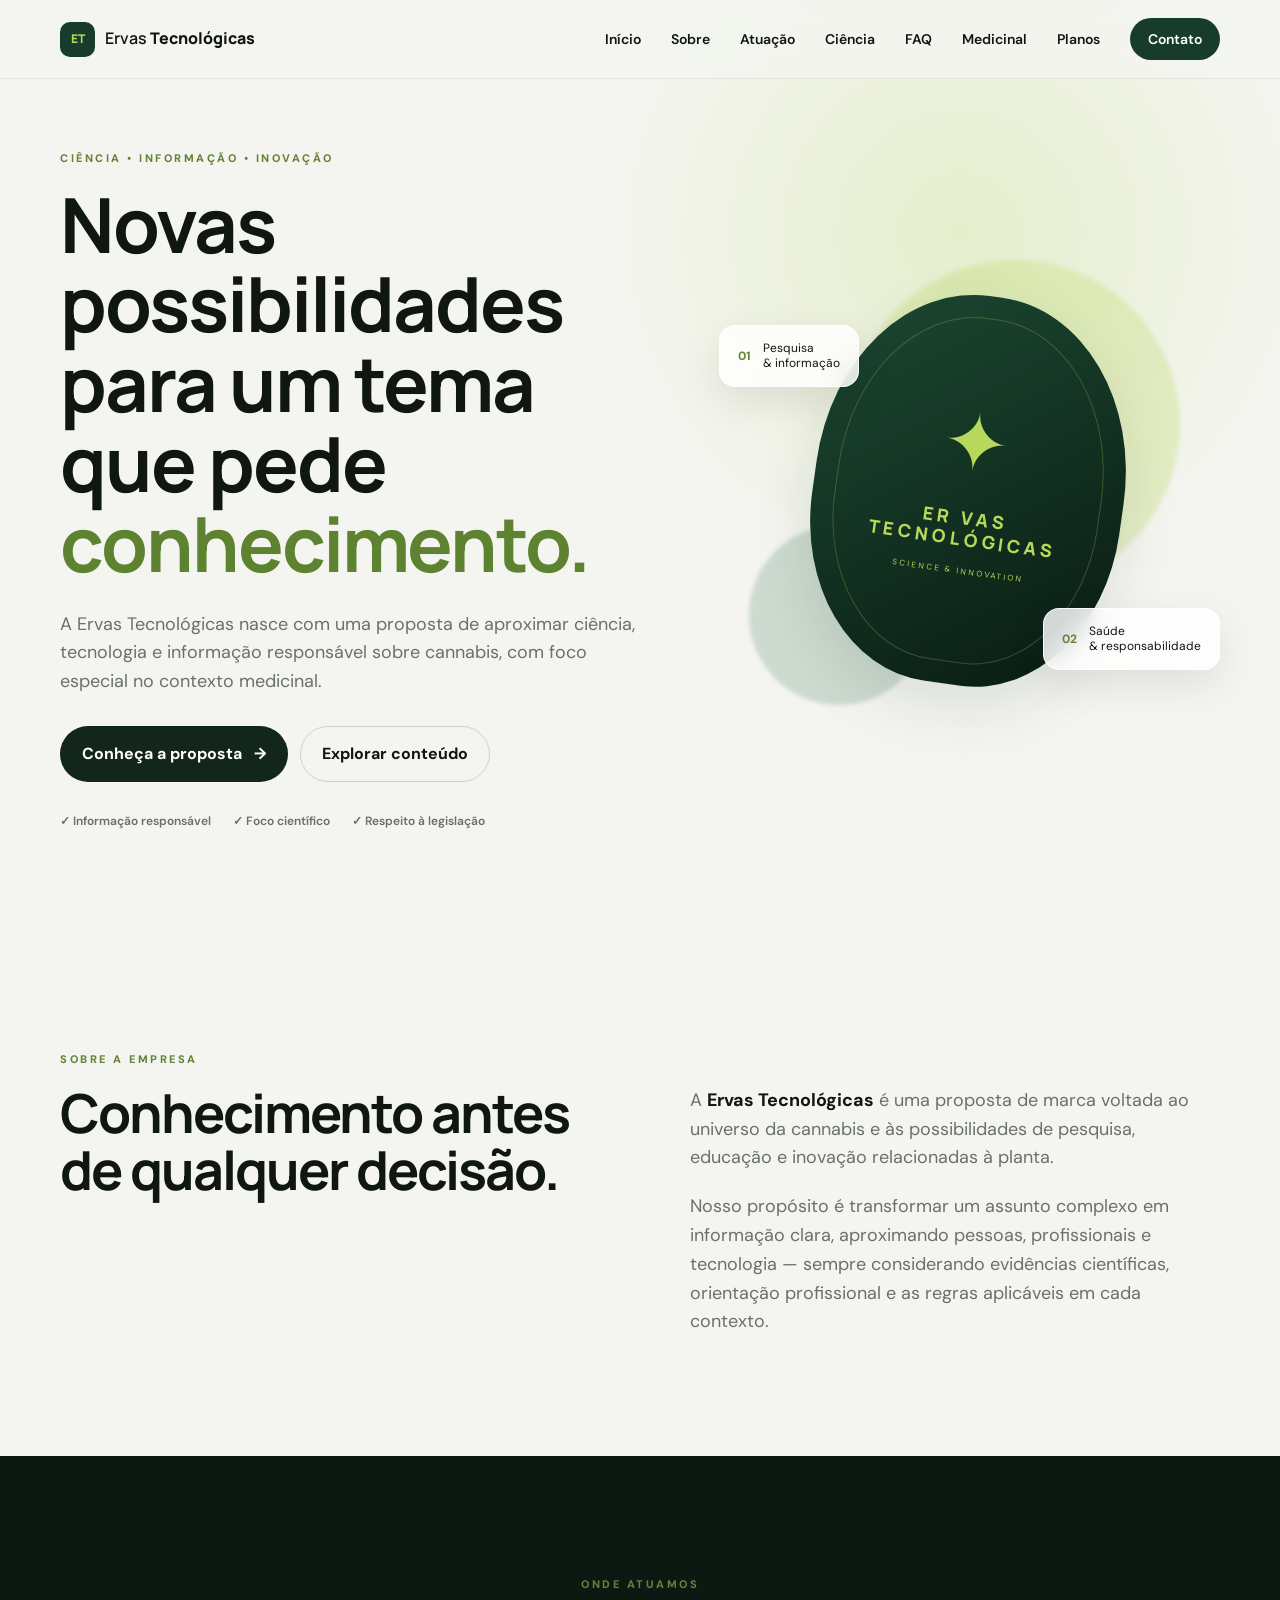
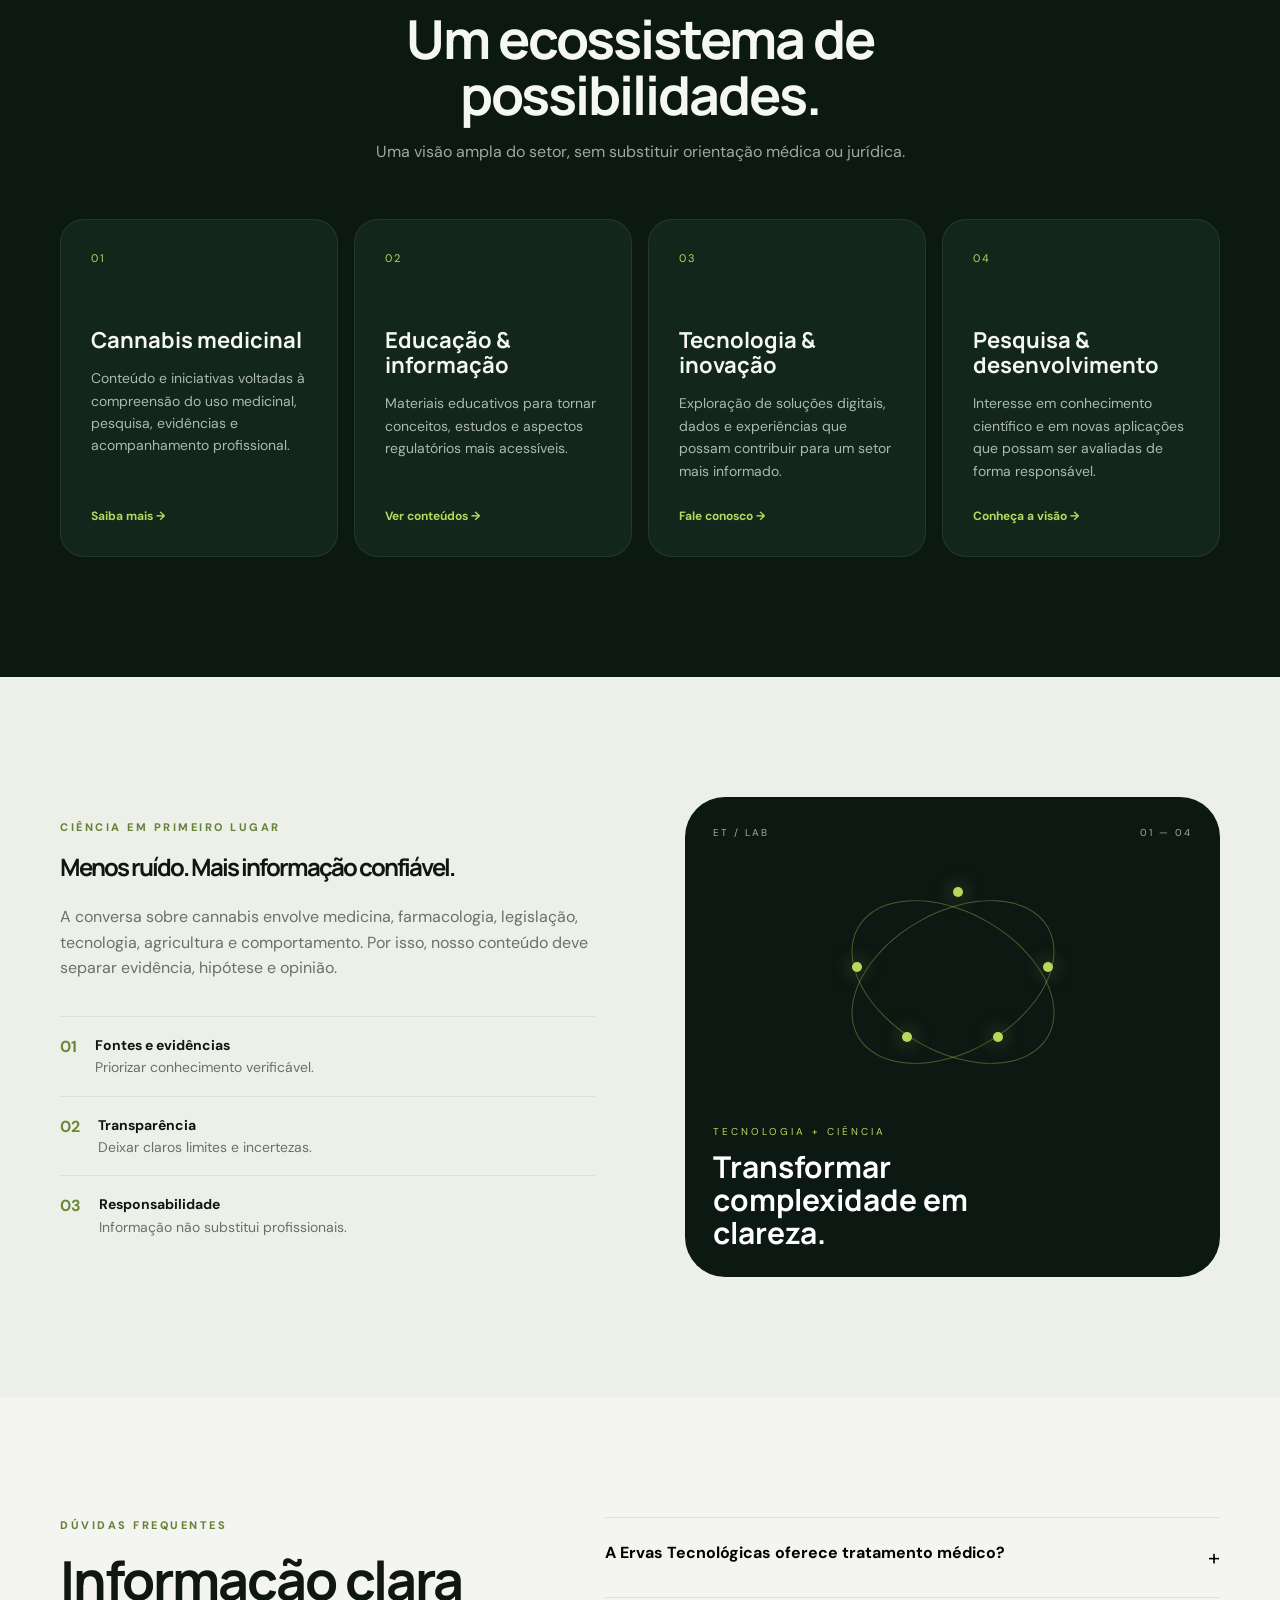
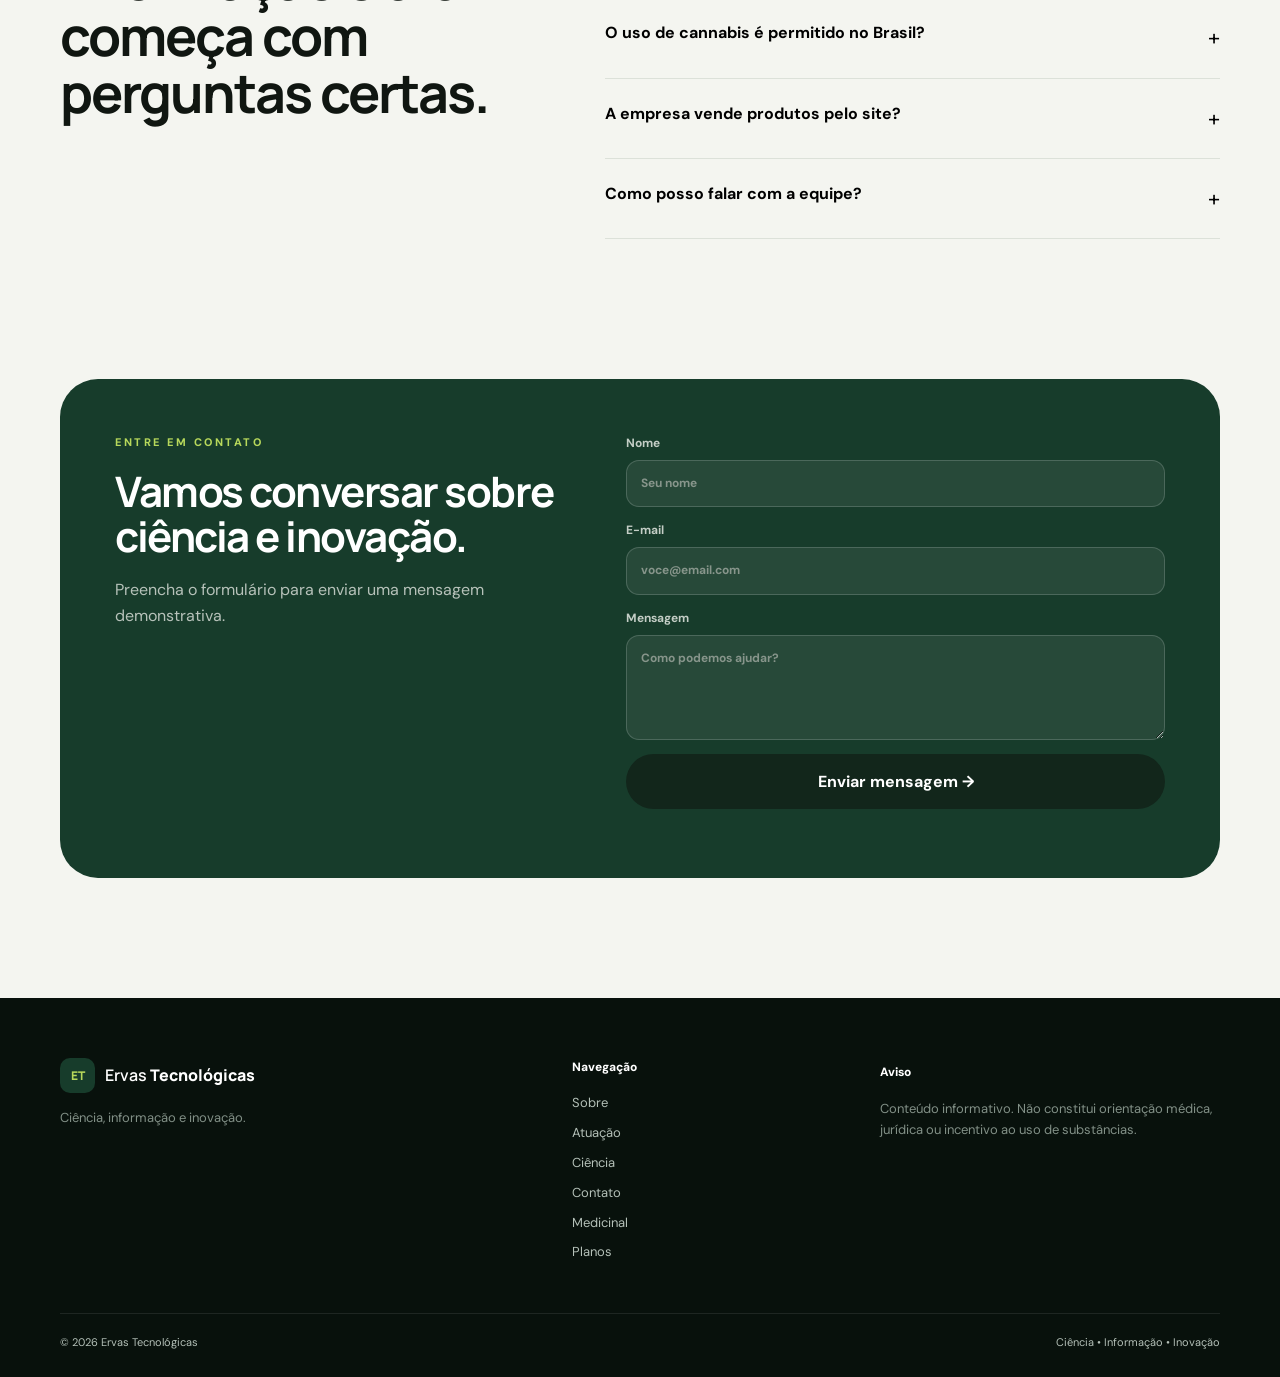
<file: index.html>
<!doctype html>
<html lang="pt-BR">

<head>
  <meta charset="UTF-8" />

  <meta name="viewport" content="width=device-width, initial-scale=1.0" />

  <meta name="description" content="Ervas Tecnológicas — informação, ciência e inovação em cannabis medicinal." />

  <title>Ervas Tecnológicas | Ciência, Saúde & Inovação</title>

  <link rel="icon" href="./img/favicon.png" type="image/x-icon" />

  <link rel="stylesheet" href="css/style.css" />
</head>

<body>

  <!-- =====================================================
       HEADER
  ====================================================== -->

  <header class="site-header" id="topo">

    <nav class="nav container">

      <a class="brand" href="#topo" aria-label="Ervas Tecnológicas - início">
        <span class="brand-mark">ET</span>

        <span>
          Ervas <strong>Tecnológicas</strong>
        </span>
      </a>

      <button class="menu-toggle" type="button" aria-label="Abrir menu" aria-expanded="false" aria-controls="menu">
        ☰
      </button>

      <div class="nav-links" id="menu">

        <a href="#inicio">Início</a>
        <a href="#sobre">Sobre</a>
        <a href="#atuacao">Atuação</a>
        <a href="#ciencia">Ciência</a>
        <a href="#faq">FAQ</a>
        <a href="cannabis.html">Medicinal</a>
        <a href="planos.html">Planos</a>
        <a class="nav-cta" href="#contato">Contato</a>

      </div>

    </nav>

  </header>


  <!-- =====================================================
       CONTEÚDO PRINCIPAL
  ====================================================== -->

  <main>

    <!-- HERO -->

    <section class="hero" id="inicio">

      <div class="hero-glow"></div>

      <div class="container hero-grid">

        <div class="hero-copy reveal">

          <p class="eyebrow">
            CIÊNCIA • INFORMAÇÃO • INOVAÇÃO
          </p>

          <h1>
            Novas possibilidades para um tema que pede
            <span>conhecimento.</span>
          </h1>

          <p class="hero-text">
            A Ervas Tecnológicas nasce com uma proposta de aproximar ciência,
            tecnologia e informação responsável sobre cannabis, com foco
            especial no contexto medicinal.
          </p>

          <div class="hero-actions">

            <a class="btn btn-primary" href="#sobre">
              Conheça a proposta
              <span>→</span>
            </a>

            <a class="btn btn-ghost" href="#ciencia">
              Explorar conteúdo
            </a>

          </div>

          <div class="trust-row">

            <span>✓ Informação responsável</span>
            <span>✓ Foco científico</span>
            <span>✓ Respeito à legislação</span>

          </div>

        </div>


        <div class="hero-art reveal delay">

          <div class="orb orb-one"></div>
          <div class="orb orb-two"></div>

          <div class="leaf-card">

            <div class="leaf-symbol">
              ✦
            </div>

            <span>
              ER VAS<br />
              TECNOLÓGICAS
            </span>

            <small>
              SCIENCE &amp; INNOVATION
            </small>

          </div>


          <div class="floating-card card-a">

            <b>01</b>

            <span>
              Pesquisa<br />
              &amp; informação
            </span>

          </div>


          <div class="floating-card card-b">

            <b>02</b>

            <span>
              Saúde<br />
              &amp; responsabilidade
            </span>

          </div>

        </div>

      </div>

    </section>


    <!-- SOBRE -->

    <section class="section intro" id="sobre">

      <div class="container two-col">

        <div class="section-heading reveal">

          <p class="eyebrow">
            SOBRE A EMPRESA
          </p>

          <h2>
            Conhecimento antes de qualquer decisão.
          </h2>

        </div>


        <div class="section-copy reveal">

          <p>
            A <strong>Ervas Tecnológicas</strong> é uma proposta de marca
            voltada ao universo da cannabis e às possibilidades de pesquisa,
            educação e inovação relacionadas à planta.
          </p>

          <p>
            Nosso propósito é transformar um assunto complexo em informação
            clara, aproximando pessoas, profissionais e tecnologia — sempre
            considerando evidências científicas, orientação profissional e as
            regras aplicáveis em cada contexto.
          </p>

        </div>

      </div>

    </section>


    <!-- ATUAÇÃO -->

    <section class="section dark-section" id="atuacao">

      <div class="container">

        <div class="section-heading centered reveal">

          <p class="eyebrow">
            ONDE ATUAMOS
          </p>

          <h2>
            Um ecossistema de possibilidades.
          </h2>

          <p>
            Uma visão ampla do setor, sem substituir orientação médica ou
            jurídica.
          </p>

        </div>


        <div class="cards-grid">

          <article class="info-card reveal">

            <span class="icon">
              01
            </span>

            <h3>
              Cannabis medicinal
            </h3>

            <p>
              Conteúdo e iniciativas voltadas à compreensão do uso medicinal,
              pesquisa, evidências e acompanhamento profissional.
            </p>

            <a href="#ciencia">
              Saiba mais →
            </a>

          </article>


          <article class="info-card reveal">

            <span class="icon">
              02
            </span>

            <h3>
              Educação &amp; informação
            </h3>

            <p>
              Materiais educativos para tornar conceitos, estudos e aspectos
              regulatórios mais acessíveis.
            </p>

            <a href="#ciencia">
              Ver conteúdos →
            </a>

          </article>


          <article class="info-card reveal">

            <span class="icon">
              03
            </span>

            <h3>
              Tecnologia &amp; inovação
            </h3>

            <p>
              Exploração de soluções digitais, dados e experiências que possam
              contribuir para um setor mais informado.
            </p>

            <a href="#contato">
              Fale conosco →
            </a>

          </article>


          <article class="info-card reveal">

            <span class="icon">
              04
            </span>

            <h3>
              Pesquisa &amp; desenvolvimento
            </h3>

            <p>
              Interesse em conhecimento científico e em novas aplicações que
              possam ser avaliadas de forma responsável.
            </p>

            <a href="#ciencia">
              Conheça a visão →
            </a>

          </article>

        </div>

      </div>

    </section>


    <!-- CIÊNCIA -->

    <section class="section science" id="ciencia">

      <div class="container science-grid">

        <div class="science-copy reveal">

          <p class="eyebrow">
            CIÊNCIA EM PRIMEIRO LUGAR
          </p>

          <h2>
            Menos ruído. Mais informação confiável.
          </h2>

          <p>
            A conversa sobre cannabis envolve medicina, farmacologia,
            legislação, tecnologia, agricultura e comportamento. Por isso,
            nosso conteúdo deve separar evidência, hipótese e opinião.
          </p>


          <div class="principles">

            <div>

              <b>01</b>

              <span>
                <strong>Fontes e evidências</strong><br />
                Priorizar conhecimento verificável.
              </span>

            </div>


            <div>

              <b>02</b>

              <span>
                <strong>Transparência</strong><br />
                Deixar claros limites e incertezas.
              </span>

            </div>


            <div>

              <b>03</b>

              <span>
                <strong>Responsabilidade</strong><br />
                Informação não substitui profissionais.
              </span>

            </div>

          </div>

        </div>


        <div class="data-panel reveal">

          <div class="panel-top">

            <span>
              ET / LAB
            </span>

            <span>
              01 — 04
            </span>

          </div>


          <div class="molecule">

            <div class="ring ring-1"></div>
            <div class="ring ring-2"></div>

            <div class="node n1"></div>
            <div class="node n2"></div>
            <div class="node n3"></div>
            <div class="node n4"></div>
            <div class="node n5"></div>

          </div>


          <p>
            TECNOLOGIA + CIÊNCIA
          </p>

          <strong>
            Transformar complexidade em clareza.
          </strong>

        </div>

      </div>

    </section>


    <!-- FAQ -->

    <section class="section faq-section" id="faq">

      <div class="container faq-grid">

        <div class="section-heading reveal">

          <p class="eyebrow">
            DÚVIDAS FREQUENTES
          </p>

          <h2>
            Informação clara começa com perguntas certas.
          </h2>

        </div>


        <div class="faq-list reveal">

          <div class="faq-item">

            <button class="faq-question" type="button">
              A Ervas Tecnológicas oferece tratamento médico?
              <span>+</span>
            </button>

            <div class="faq-answer">
              Não. Conteúdo institucional não substitui consulta, diagnóstico,
              prescrição ou acompanhamento de profissionais habilitados.
            </div>

          </div>


          <div class="faq-item">

            <button class="faq-question" type="button">
              O uso de cannabis é permitido no Brasil?
              <span>+</span>
            </button>

            <div class="faq-answer">
              As regras dependem da finalidade, do produto e do contexto. O
              site deve apresentar informações regulatórias atualizadas e
              orientar o visitante a consultar fontes oficiais e profissionais
              habilitados.
            </div>

          </div>


          <div class="faq-item">

            <button class="faq-question" type="button">
              A empresa vende produtos pelo site?
              <span>+</span>
            </button>

            <div class="faq-answer">
              Esta versão é institucional e informativa. Qualquer oferta,
              comercialização ou intermediação deve ser implementada somente
              após validação jurídica e regulatória específica.
            </div>

          </div>


          <div class="faq-item">

            <button class="faq-question" type="button">
              Como posso falar com a equipe?
              <span>+</span>
            </button>

            <div class="faq-answer">
              Use o formulário de contato abaixo. O envio demonstrativo desta
              versão funciona apenas no navegador e não encaminha dados para
              um servidor.
            </div>

          </div>

        </div>

      </div>

    </section>


    <!-- CONTATO -->

    <section class="section contact" id="contato">

      <div class="container contact-box reveal">

        <div>

          <p class="eyebrow">
            ENTRE EM CONTATO
          </p>

          <h2>
            Vamos conversar sobre ciência e inovação.
          </h2>

          <p>
            Preencha o formulário para enviar uma mensagem demonstrativa.
          </p>

        </div>


        <form id="contactForm" class="contact-form">

          <label>
            Nome

            <input type="text" id="name" required placeholder="Seu nome" />
          </label>


          <label>
            E-mail

            <input type="email" id="email" required placeholder="voce@email.com" />
          </label>


          <label>
            Mensagem

            <textarea id="message" required rows="4" placeholder="Como podemos ajudar?"></textarea>

          </label>


          <button class="btn btn-primary" type="submit">
            Enviar mensagem →
          </button>


          <p class="form-status" id="formStatus" aria-live="polite"></p>

        </form>

      </div>

    </section>

  </main>


  <!-- =====================================================
       FOOTER
  ====================================================== -->

  <footer class="footer">

    <div class="container footer-grid">

      <div>

        <a class="brand" href="#inicio">

          <span class="brand-mark">
            ET
          </span>

          <span>
            Ervas <strong>Tecnológicas</strong>
          </span>

        </a>

        <p>
          Ciência, informação e inovação.
        </p>

      </div>


      <div>

        <span class="footer-title">
          Navegação
        </span>

        <a href="#sobre">
          Sobre
        </a>

        <a href="#atuacao">
          Atuação
        </a>

        <a href="#ciencia">
          Ciência
        </a>

        <a href="#contato">
          Contato
        </a>

        <a href="cannabis.html">
          Medicinal
        </a>

        <a href="planos.html">
          Planos
        </a>

      </div>


      <div>

        <span class="footer-title">
          Aviso
        </span>

        <p>
          Conteúdo informativo. Não constitui orientação médica, jurídica ou
          incentivo ao uso de substâncias.
        </p>

      </div>

    </div>


    <div class="container footer-bottom">

      <span>
        © <span id="year"></span> Ervas Tecnológicas
      </span>

      <span>
        Ciência • Informação • Inovação
      </span>

    </div>

  </footer>


  <!-- =====================================================
       BOTÃO FLUTUANTE — VOLTAR AO TOPO
  ====================================================== -->

  <button class="back-top" id="backTop" type="button" aria-label="Voltar ao topo">
    ↑
  </button>


  <!-- JAVASCRIPT -->

  <script src="js/script.js"></script>

</body>

</html>
</file>
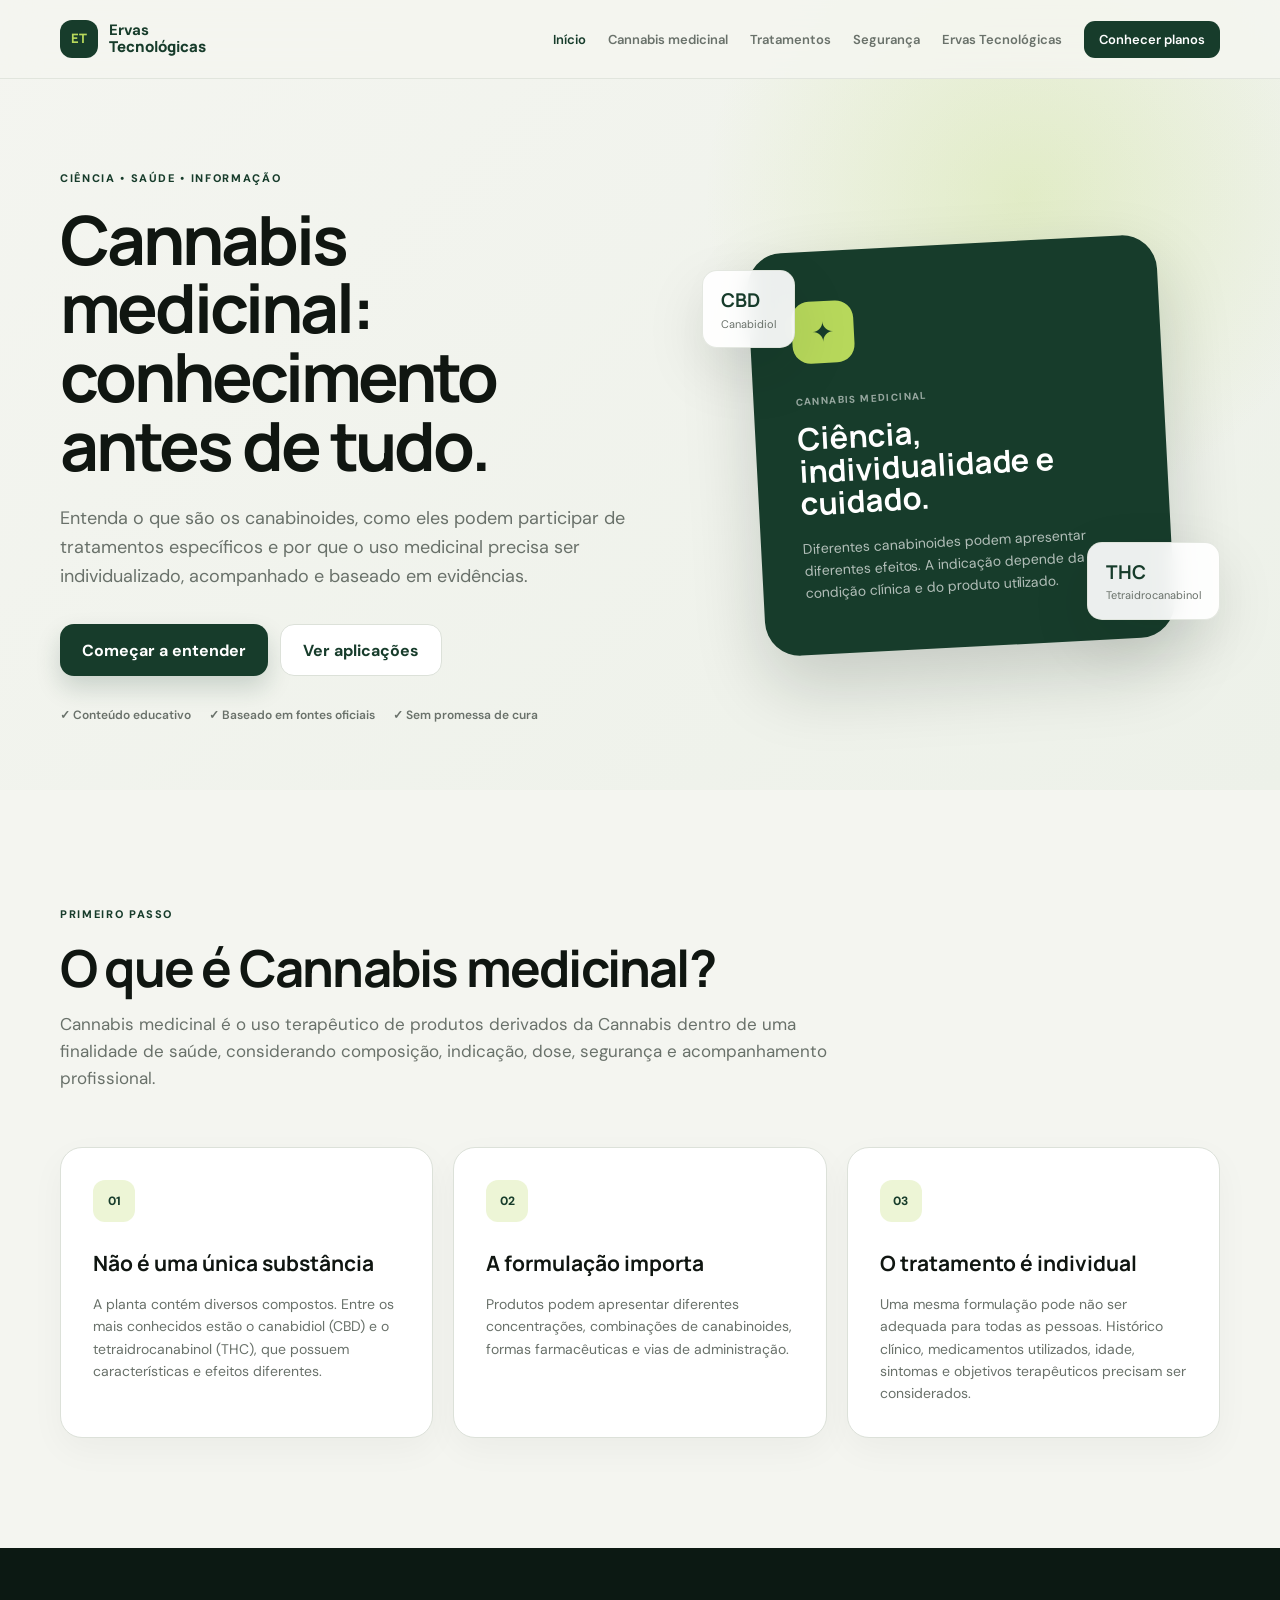
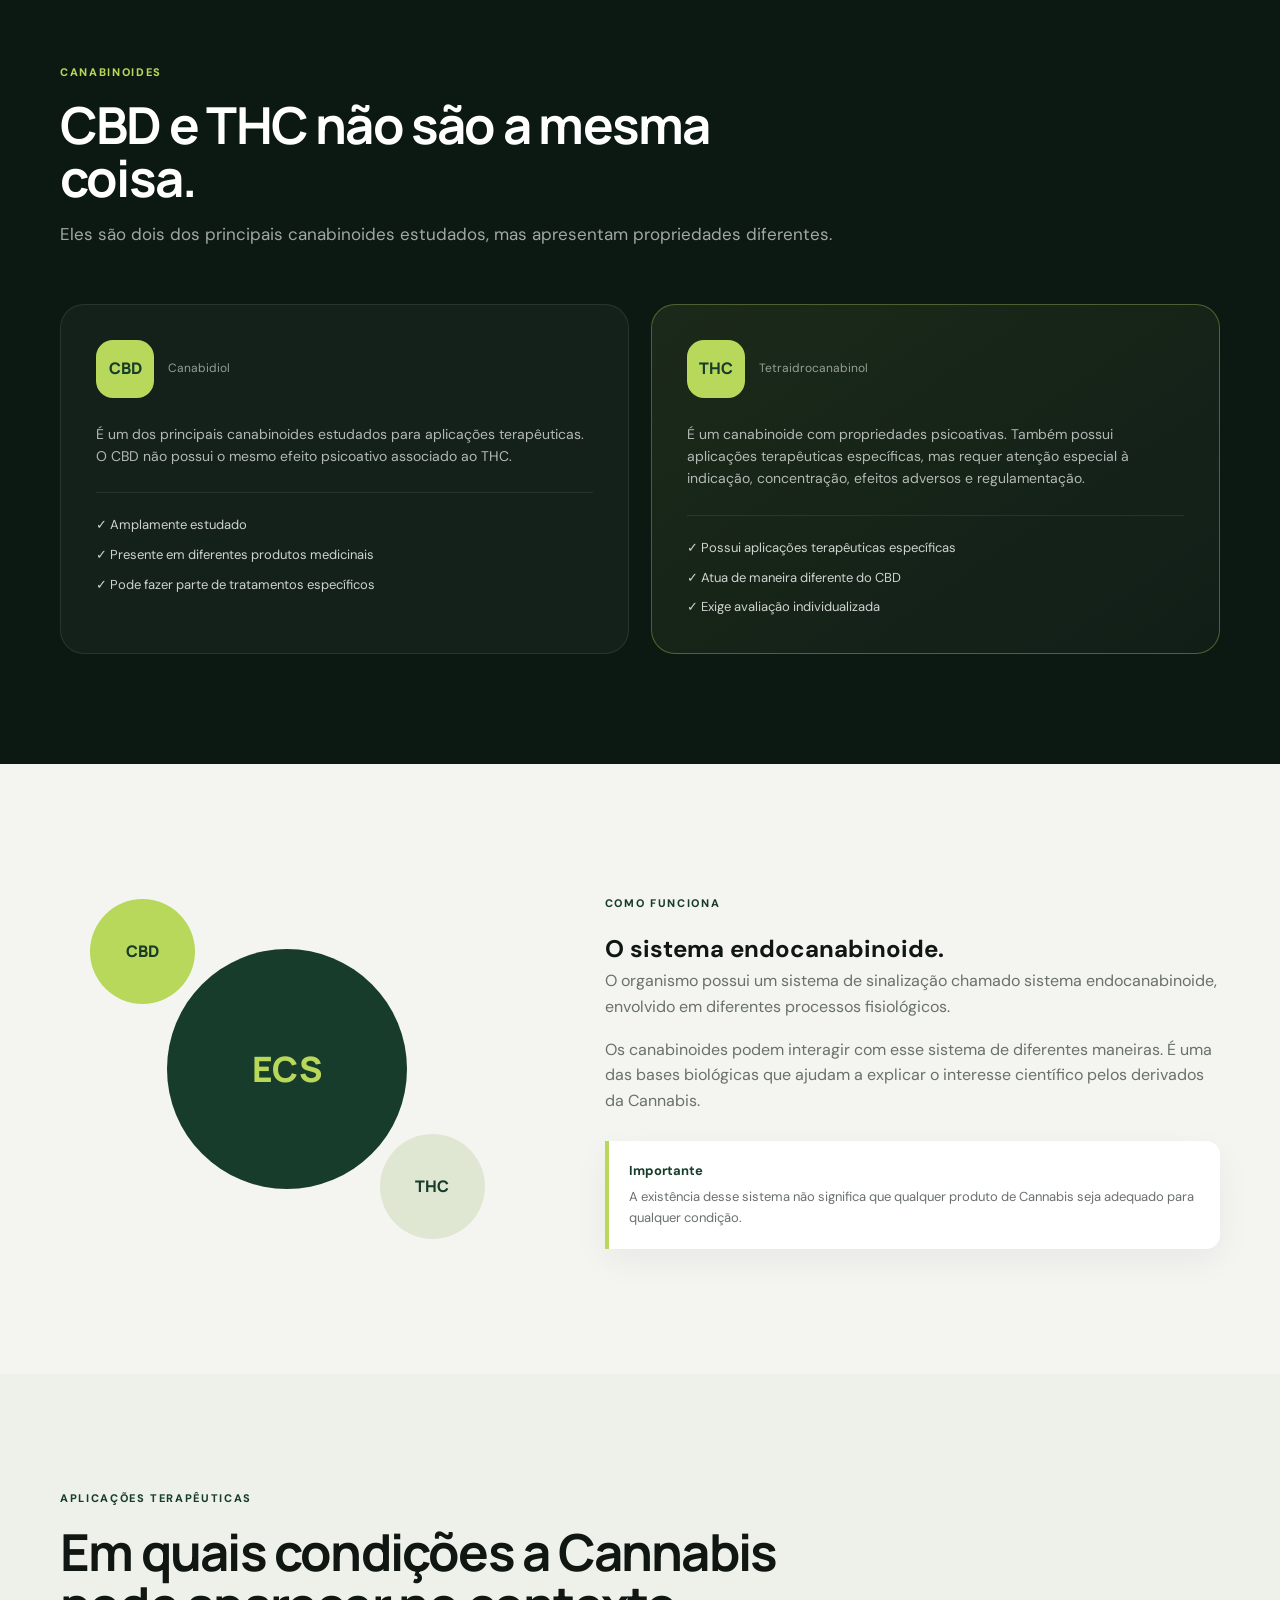
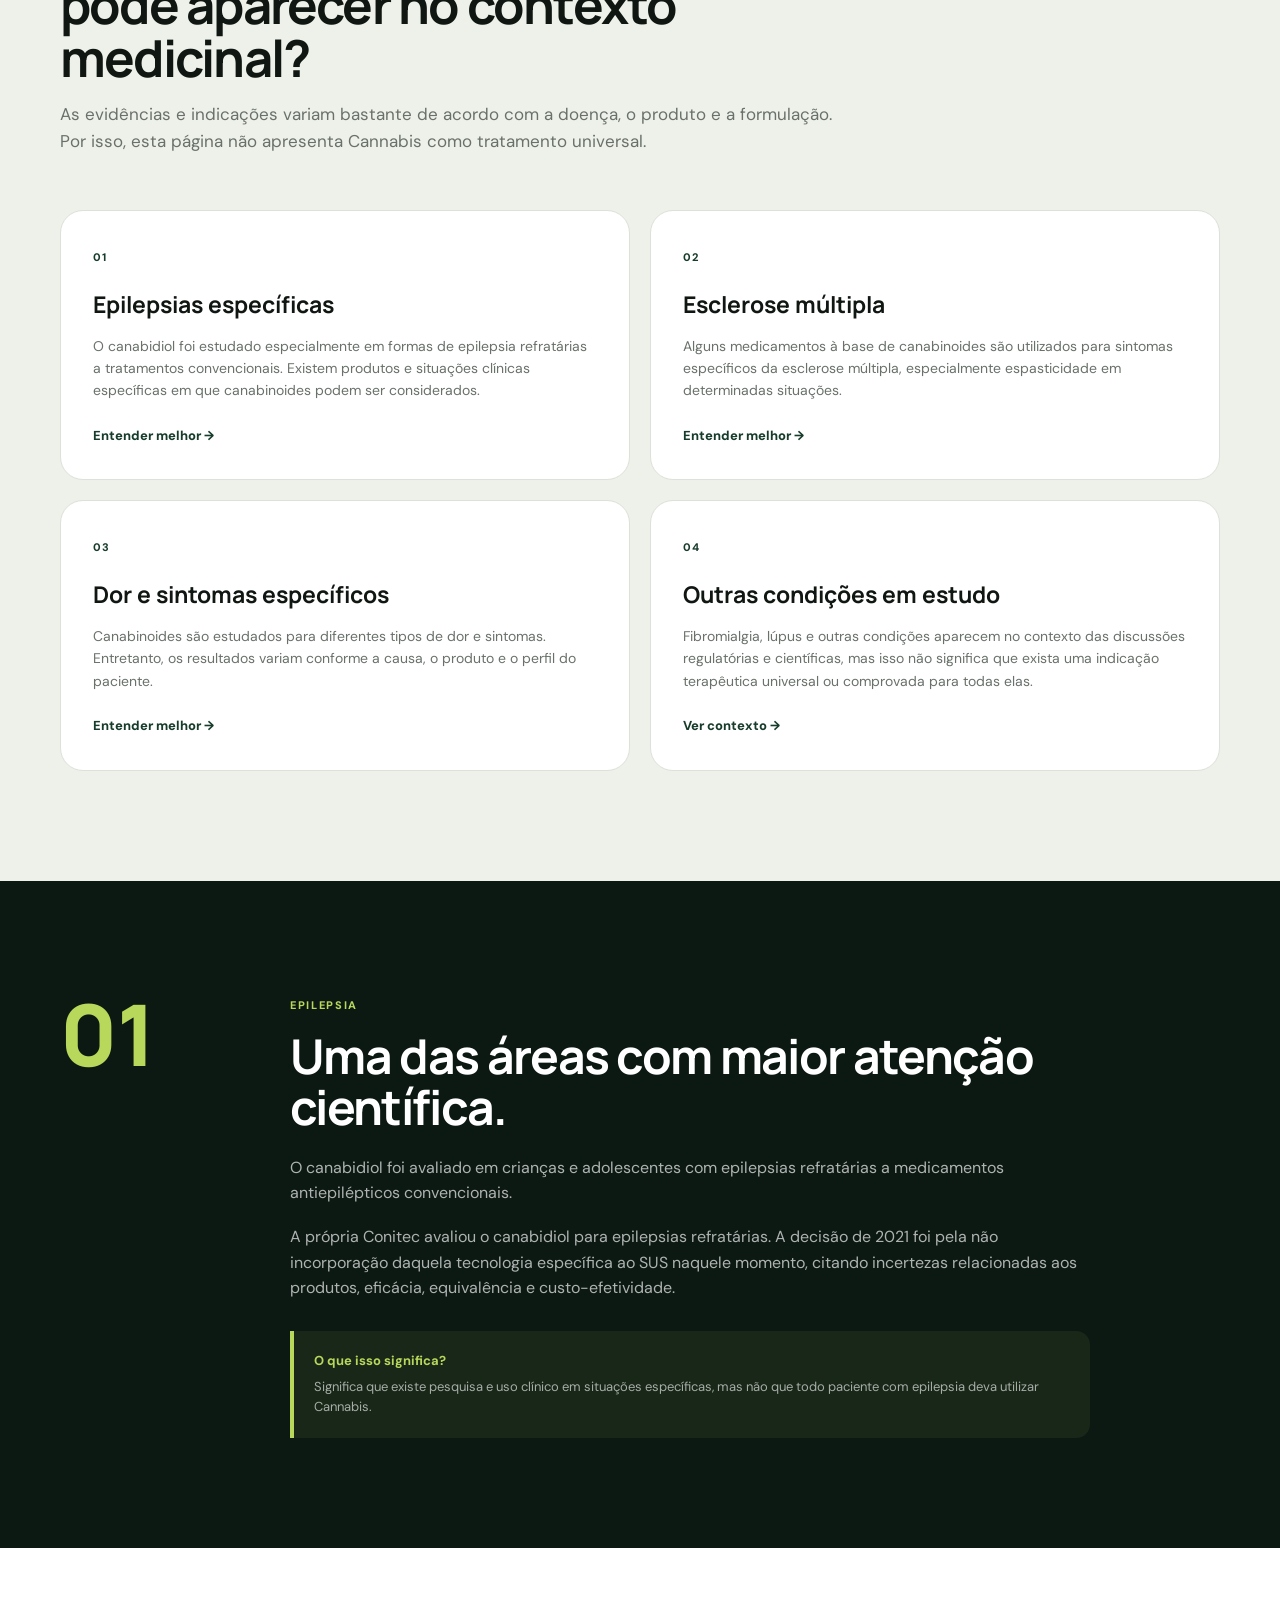
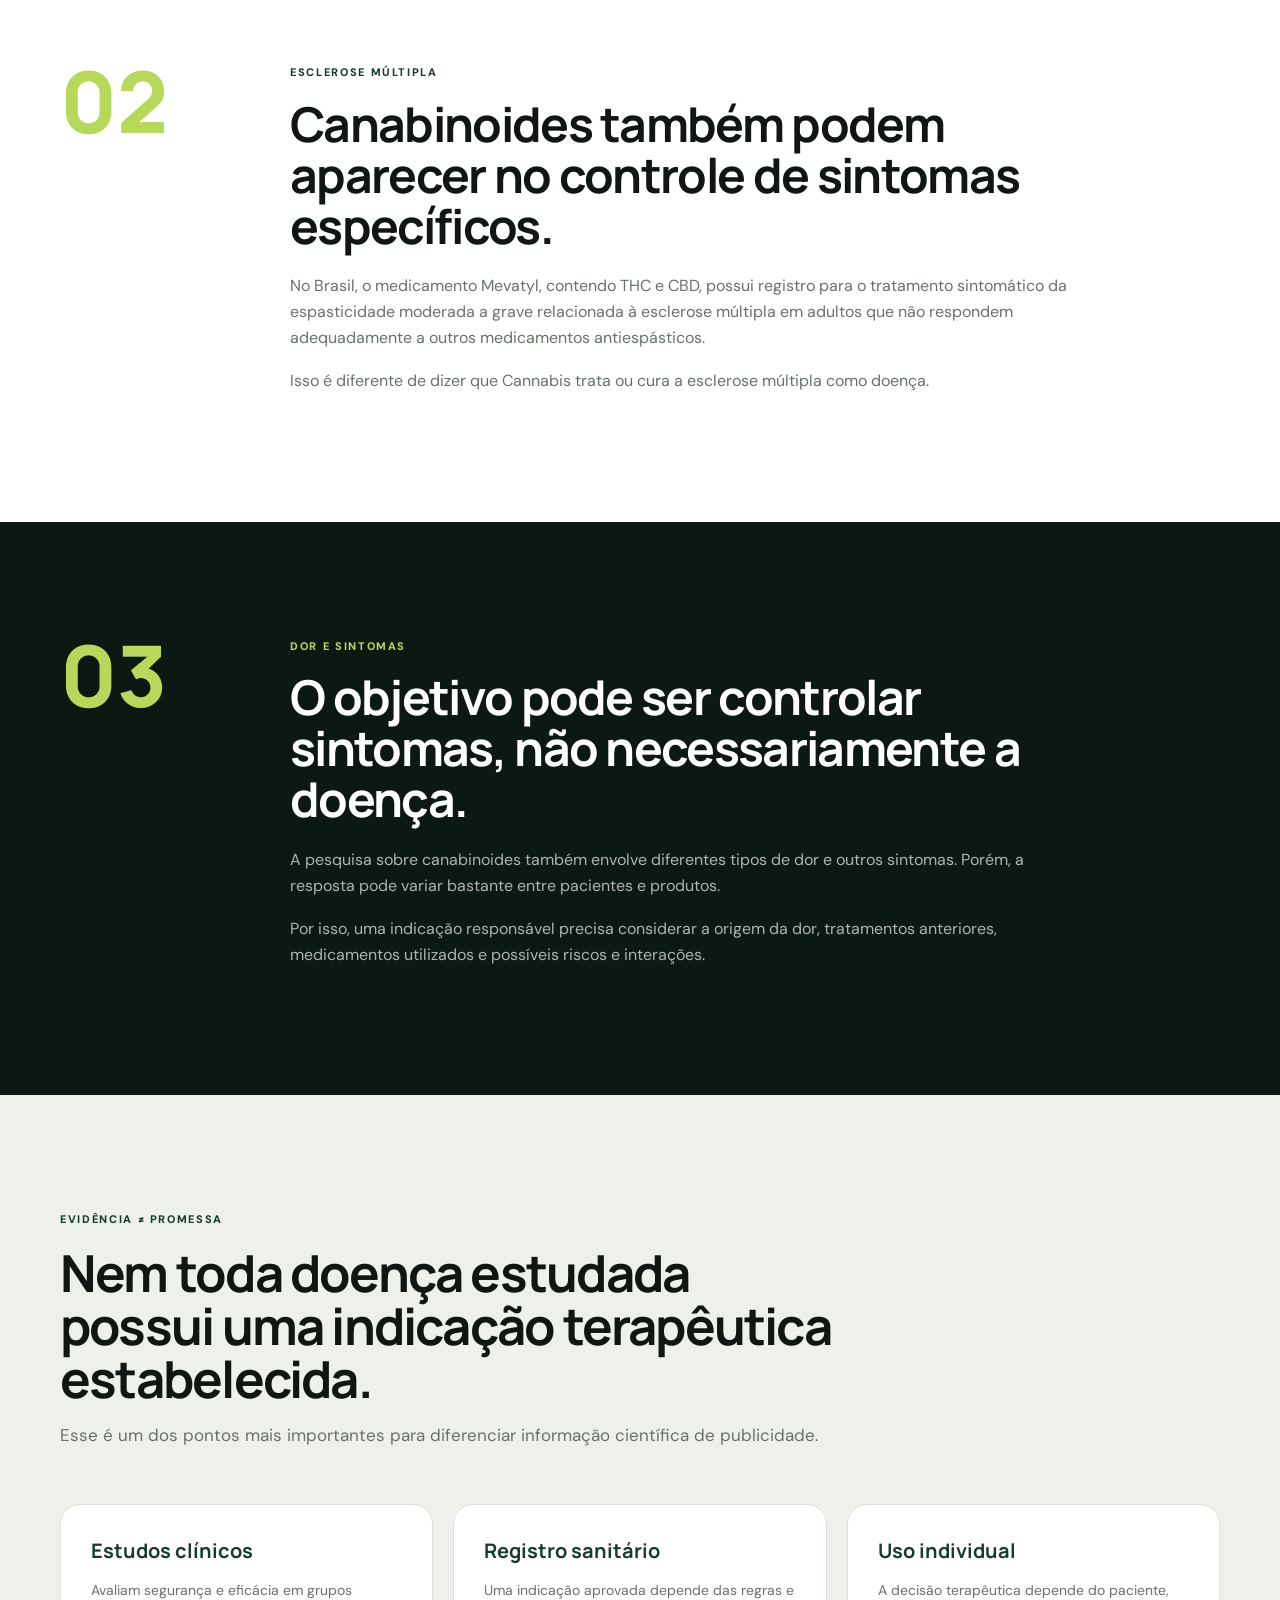
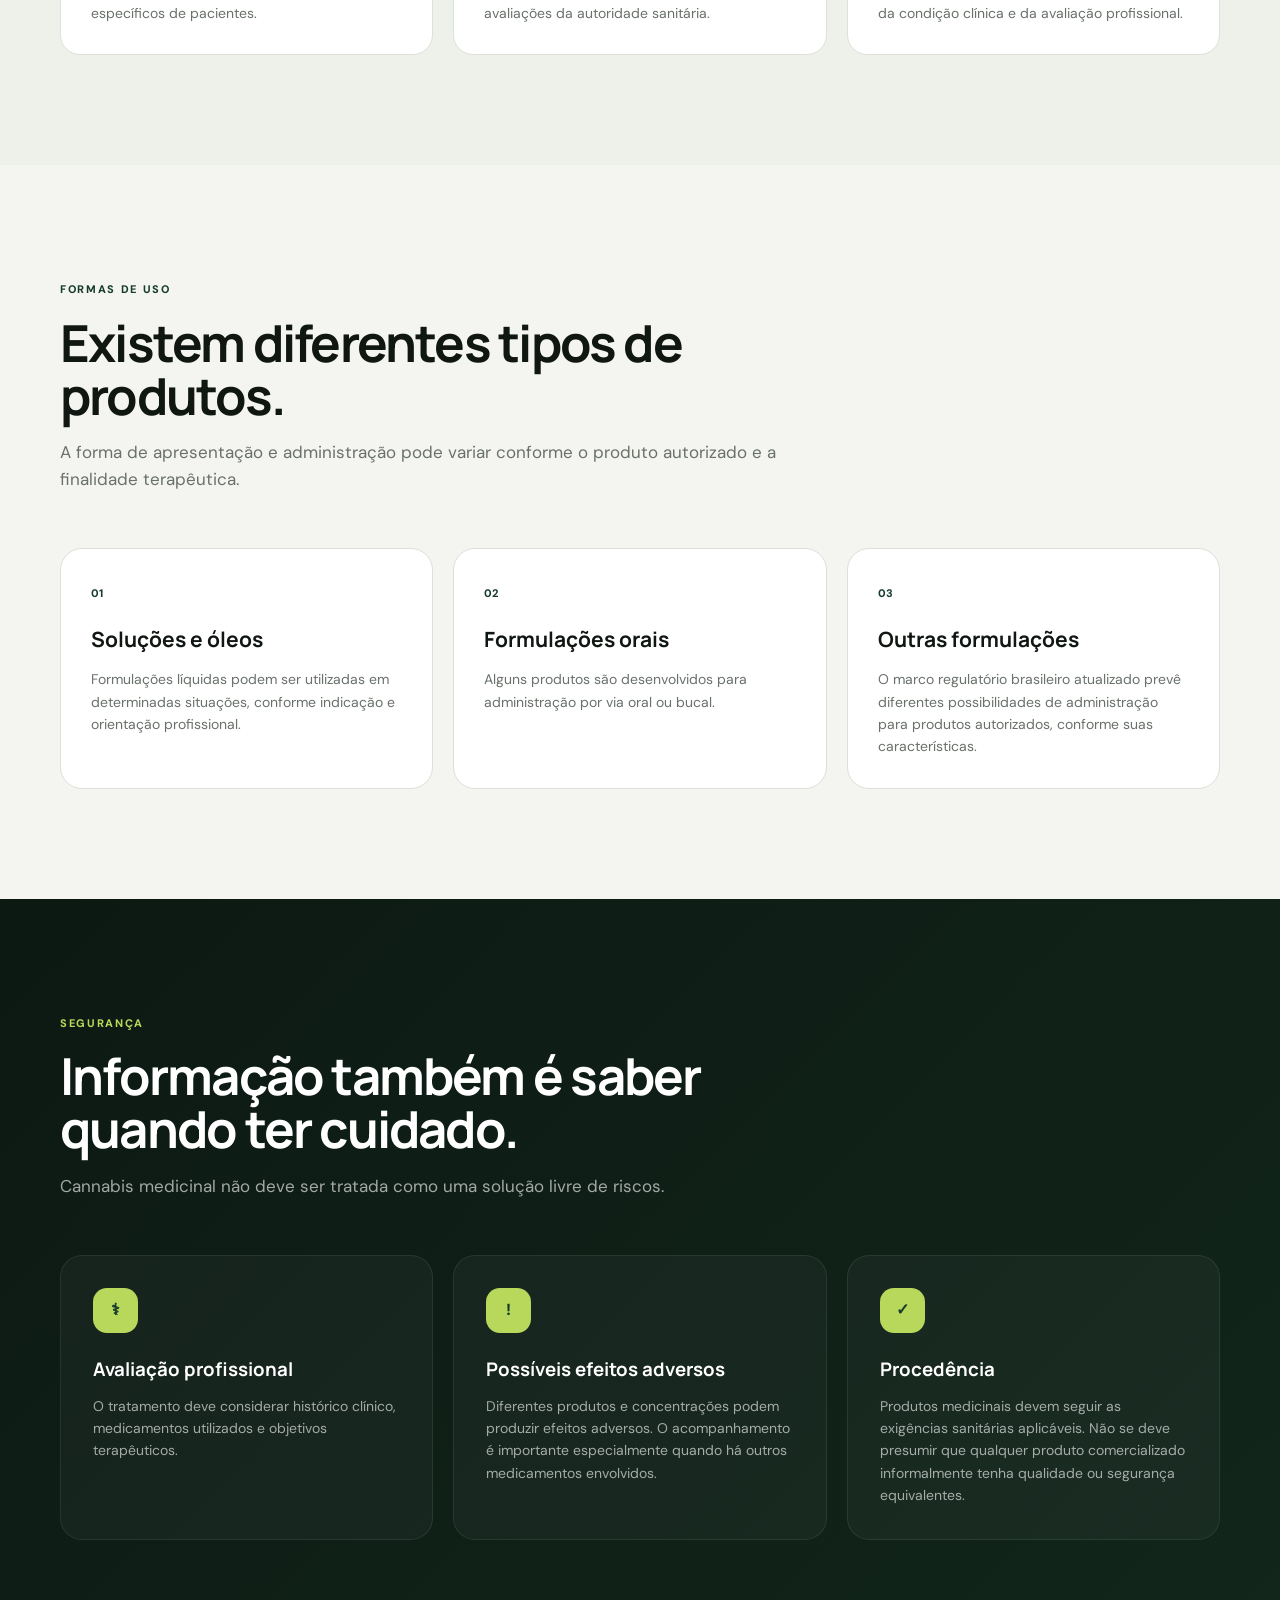
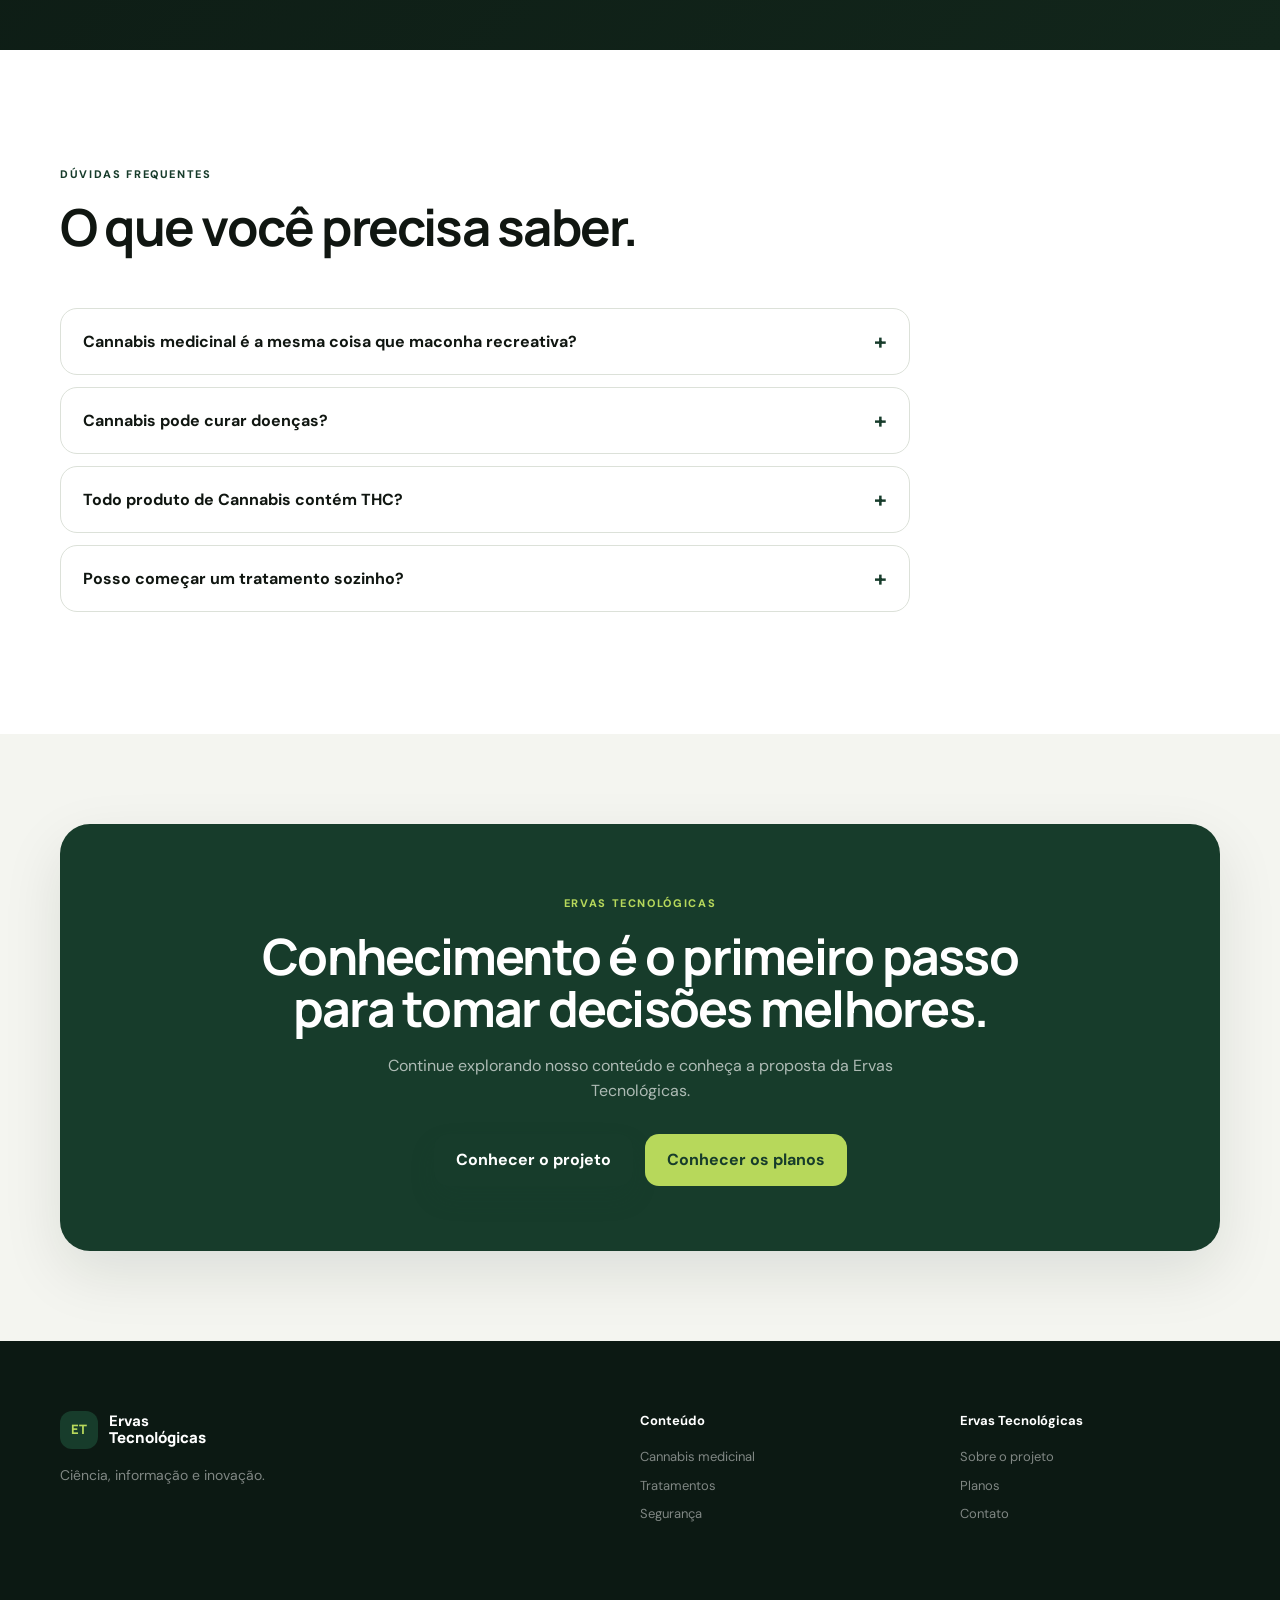
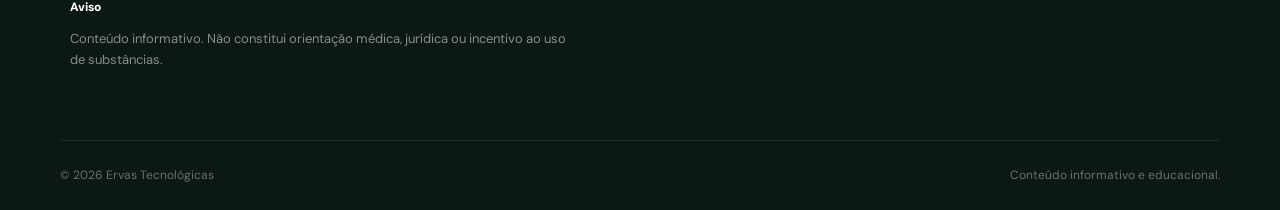
<file: cannabis.html>
<!doctype html>
<html lang="pt-BR">
  <head>
    <meta charset="UTF-8" />

    <meta name="viewport" content="width=device-width, initial-scale=1.0" />

    <title>Ervas Tecnológicas | Cannabis Medicinal</title>

    <meta
      name="description"
      content="Entenda o uso medicinal da Cannabis, seus principais canabinoides, aplicações terapêuticas, evidências e regulamentação."
    />

    <link rel="icon" href="./img/favicon.png" />

    <link
      href="https://fonts.googleapis.com/css2?family=DM+Sans:wght@400;500;600;700&family=Manrope:wght@500;600;700;800&display=swap"
      rel="stylesheet"
    />

    <link rel="stylesheet" href="./css/cannabis.css" />
  </head>

  <body>
    <!-- =========================
       HEADER
  ========================== -->

    <header class="site-header">
      <nav class="nav container">
        <a href="cannabis.html" class="brand">
          <span class="brand-mark"> ET </span>

          <span>
            Ervas
            <strong>Tecnológicas</strong>
          </span>
        </a>

        <button
          class="menu-toggle"
          type="button"
          aria-label="Abrir menu"
          aria-expanded="false"
          aria-controls="menu"
        >
          ☰
        </button>

        <ul class="nav-links" id="menu">
          <li>
            <a href="#inicio" class="active"> Início </a>
          </li>

          <li>
            <a href="#cannabis"> Cannabis medicinal </a>
          </li>

          <li>
            <a href="#tratamentos"> Tratamentos </a>
          </li>

          <li>
            <a href="#seguranca"> Segurança </a>
          </li>

          <li>
            <a href="index.html"> Ervas Tecnológicas </a>
          </li>

          <li>
            <a href="planos.html" class="nav-cta"> Conhecer planos </a>
          </li>
        </ul>
      </nav>
    </header>

    <main>
      <!-- =========================
         HERO
    ========================== -->

      <section class="hero" id="inicio">
        <div class="container hero-grid">
          <div class="hero-copy reveal">
            <span class="eyebrow"> CIÊNCIA • SAÚDE • INFORMAÇÃO </span>

            <h1>Cannabis medicinal: conhecimento antes de tudo.</h1>

            <p>
              Entenda o que são os canabinoides, como eles podem participar de
              tratamentos específicos e por que o uso medicinal precisa ser
              individualizado, acompanhado e baseado em evidências.
            </p>

            <div class="hero-actions">
              <a href="#cannabis" class="btn btn-primary">
                Começar a entender
              </a>

              <a href="#tratamentos" class="btn btn-ghost"> Ver aplicações </a>
            </div>

            <div class="hero-trust">
              <span> ✓ Conteúdo educativo </span>

              <span> ✓ Baseado em fontes oficiais </span>

              <span> ✓ Sem promessa de cura </span>
            </div>
          </div>

          <div class="hero-visual reveal reveal-delay-1">
            <div class="science-card">
              <div class="science-icon">✦</div>

              <span> CANNABIS MEDICINAL </span>

              <strong> Ciência, individualidade e cuidado. </strong>

              <p>
                Diferentes canabinoides podem apresentar diferentes efeitos. A
                indicação depende da condição clínica e do produto utilizado.
              </p>
            </div>

            <div class="floating-card floating-one">
              <strong> CBD </strong>

              <span> Canabidiol </span>
            </div>

            <div class="floating-card floating-two">
              <strong> THC </strong>

              <span> Tetraidrocanabinol </span>
            </div>
          </div>
        </div>
      </section>

      <!-- =========================
         O QUE É
    ========================== -->

      <section class="section" id="cannabis">
        <div class="container">
          <div class="section-heading reveal">
            <span class="eyebrow"> PRIMEIRO PASSO </span>

            <h2>O que é Cannabis medicinal?</h2>

            <p>
              Cannabis medicinal é o uso terapêutico de produtos derivados da
              Cannabis dentro de uma finalidade de saúde, considerando
              composição, indicação, dose, segurança e acompanhamento
              profissional.
            </p>
          </div>

          <div class="intro-grid">
            <article class="info-card reveal">
              <span class="card-number"> 01 </span>

              <h3>Não é uma única substância</h3>

              <p>
                A planta contém diversos compostos. Entre os mais conhecidos
                estão o canabidiol (CBD) e o tetraidrocanabinol (THC), que
                possuem características e efeitos diferentes.
              </p>
            </article>

            <article class="info-card reveal">
              <span class="card-number"> 02 </span>

              <h3>A formulação importa</h3>

              <p>
                Produtos podem apresentar diferentes concentrações, combinações
                de canabinoides, formas farmacêuticas e vias de administração.
              </p>
            </article>

            <article class="info-card reveal">
              <span class="card-number"> 03 </span>

              <h3>O tratamento é individual</h3>

              <p>
                Uma mesma formulação pode não ser adequada para todas as
                pessoas. Histórico clínico, medicamentos utilizados, idade,
                sintomas e objetivos terapêuticos precisam ser considerados.
              </p>
            </article>
          </div>
        </div>
      </section>

      <!-- =========================
         CBD E THC
    ========================== -->

      <section class="dark-section">
        <div class="container">
          <div class="section-heading dark-heading reveal">
            <span class="eyebrow"> CANABINOIDES </span>

            <h2>CBD e THC não são a mesma coisa.</h2>

            <p>
              Eles são dois dos principais canabinoides estudados, mas
              apresentam propriedades diferentes.
            </p>
          </div>

          <div class="cannabinoid-grid">
            <article class="cannabinoid-card reveal">
              <div class="cannabinoid-top">
                <span class="molecule"> CBD </span>

                <span> Canabidiol </span>
              </div>

              <p>
                É um dos principais canabinoides estudados para aplicações
                terapêuticas. O CBD não possui o mesmo efeito psicoativo
                associado ao THC.
              </p>

              <ul>
                <li>✓ Amplamente estudado</li>

                <li>✓ Presente em diferentes produtos medicinais</li>

                <li>✓ Pode fazer parte de tratamentos específicos</li>
              </ul>
            </article>

            <article class="cannabinoid-card highlighted reveal">
              <div class="cannabinoid-top">
                <span class="molecule"> THC </span>

                <span> Tetraidrocanabinol </span>
              </div>

              <p>
                É um canabinoide com propriedades psicoativas. Também possui
                aplicações terapêuticas específicas, mas requer atenção especial
                à indicação, concentração, efeitos adversos e regulamentação.
              </p>

              <ul>
                <li>✓ Possui aplicações terapêuticas específicas</li>

                <li>✓ Atua de maneira diferente do CBD</li>

                <li>✓ Exige avaliação individualizada</li>
              </ul>
            </article>
          </div>
        </div>
      </section>

      <!-- =========================
         SISTEMA ENDOCANABINOIDE
    ========================== -->

      <section class="section">
        <div class="container mechanism-grid">
          <div class="mechanism-visual reveal">
            <div class="circle circle-one">ECS</div>

            <div class="circle circle-two">CBD</div>

            <div class="circle circle-three">THC</div>
          </div>

          <div class="mechanism-copy reveal">
            <span class="eyebrow"> COMO FUNCIONA </span>

            <h2>O sistema endocanabinoide.</h2>

            <p>
              O organismo possui um sistema de sinalização chamado sistema
              endocanabinoide, envolvido em diferentes processos fisiológicos.
            </p>

            <p>
              Os canabinoides podem interagir com esse sistema de diferentes
              maneiras. É uma das bases biológicas que ajudam a explicar o
              interesse científico pelos derivados da Cannabis.
            </p>

            <div class="highlight-box">
              <strong> Importante </strong>

              <span>
                A existência desse sistema não significa que qualquer produto de
                Cannabis seja adequado para qualquer condição.
              </span>
            </div>
          </div>
        </div>
      </section>

      <!-- =========================
         TRATAMENTOS
    ========================== -->

      <section class="section treatments-section" id="tratamentos">
        <div class="container">
          <div class="section-heading reveal">
            <span class="eyebrow"> APLICAÇÕES TERAPÊUTICAS </span>

            <h2>
              Em quais condições a Cannabis pode aparecer no contexto medicinal?
            </h2>

            <p>
              As evidências e indicações variam bastante de acordo com a doença,
              o produto e a formulação. Por isso, esta página não apresenta
              Cannabis como tratamento universal.
            </p>
          </div>

          <div class="conditions-grid">
            <article class="condition-card reveal">
              <span> 01 </span>

              <h3>Epilepsias específicas</h3>

              <p>
                O canabidiol foi estudado especialmente em formas de epilepsia
                refratárias a tratamentos convencionais. Existem produtos e
                situações clínicas específicas em que canabinoides podem ser
                considerados.
              </p>

              <a href="#epilepsia"> Entender melhor → </a>
            </article>

            <article class="condition-card reveal">
              <span> 02 </span>

              <h3>Esclerose múltipla</h3>

              <p>
                Alguns medicamentos à base de canabinoides são utilizados para
                sintomas específicos da esclerose múltipla, especialmente
                espasticidade em determinadas situações.
              </p>

              <a href="#esclerose"> Entender melhor → </a>
            </article>

            <article class="condition-card reveal">
              <span> 03 </span>

              <h3>Dor e sintomas específicos</h3>

              <p>
                Canabinoides são estudados para diferentes tipos de dor e
                sintomas. Entretanto, os resultados variam conforme a causa, o
                produto e o perfil do paciente.
              </p>

              <a href="#dor"> Entender melhor → </a>
            </article>

            <article class="condition-card reveal">
              <span> 04 </span>

              <h3>Outras condições em estudo</h3>

              <p>
                Fibromialgia, lúpus e outras condições aparecem no contexto das
                discussões regulatórias e científicas, mas isso não significa
                que exista uma indicação terapêutica universal ou comprovada
                para todas elas.
              </p>

              <a href="#evidencias"> Ver contexto → </a>
            </article>
          </div>
        </div>
      </section>

      <!-- =========================
         EPILEPSIA
    ========================== -->

      <section class="condition-detail" id="epilepsia">
        <div class="container detail-grid">
          <div class="detail-number reveal">01</div>

          <div class="detail-content reveal">
            <span class="eyebrow"> EPILEPSIA </span>

            <h2>Uma das áreas com maior atenção científica.</h2>

            <p>
              O canabidiol foi avaliado em crianças e adolescentes com
              epilepsias refratárias a medicamentos antiepilépticos
              convencionais.
            </p>

            <p>
              A própria Conitec avaliou o canabidiol para epilepsias
              refratárias. A decisão de 2021 foi pela não incorporação daquela
              tecnologia específica ao SUS naquele momento, citando incertezas
              relacionadas aos produtos, eficácia, equivalência e
              custo-efetividade.
            </p>

            <div class="source-note">
              <strong> O que isso significa? </strong>

              <span>
                Significa que existe pesquisa e uso clínico em situações
                específicas, mas não que todo paciente com epilepsia deva
                utilizar Cannabis.
              </span>
            </div>
          </div>
        </div>
      </section>

      <!-- =========================
         ESCLEROSE MÚLTIPLA
    ========================== -->

      <section class="condition-detail light" id="esclerose">
        <div class="container detail-grid reverse">
          <div class="detail-number reveal">02</div>

          <div class="detail-content reveal">
            <span class="eyebrow"> ESCLEROSE MÚLTIPLA </span>

            <h2>
              Canabinoides também podem aparecer no controle de sintomas
              específicos.
            </h2>

            <p>
              No Brasil, o medicamento Mevatyl, contendo THC e CBD, possui
              registro para o tratamento sintomático da espasticidade moderada a
              grave relacionada à esclerose múltipla em adultos que não
              respondem adequadamente a outros medicamentos antiespásticos.
            </p>

            <p>
              Isso é diferente de dizer que Cannabis trata ou cura a esclerose
              múltipla como doença.
            </p>
          </div>
        </div>
      </section>

      <!-- =========================
         DOR
    ========================== -->

      <section class="condition-detail" id="dor">
        <div class="container detail-grid">
          <div class="detail-number reveal">03</div>

          <div class="detail-content reveal">
            <span class="eyebrow"> DOR E SINTOMAS </span>

            <h2>
              O objetivo pode ser controlar sintomas, não necessariamente a
              doença.
            </h2>

            <p>
              A pesquisa sobre canabinoides também envolve diferentes tipos de
              dor e outros sintomas. Porém, a resposta pode variar bastante
              entre pacientes e produtos.
            </p>

            <p>
              Por isso, uma indicação responsável precisa considerar a origem da
              dor, tratamentos anteriores, medicamentos utilizados e possíveis
              riscos e interações.
            </p>
          </div>
        </div>
      </section>

      <!-- =========================
         EVIDÊNCIAS
    ========================== -->

      <section class="evidence-section" id="evidencias">
        <div class="container">
          <div class="section-heading reveal">
            <span class="eyebrow"> EVIDÊNCIA ≠ PROMESSA </span>

            <h2>
              Nem toda doença estudada possui uma indicação terapêutica
              estabelecida.
            </h2>

            <p>
              Esse é um dos pontos mais importantes para diferenciar informação
              científica de publicidade.
            </p>
          </div>

          <div class="evidence-grid">
            <article class="evidence-card reveal">
              <strong> Estudos clínicos </strong>

              <p>
                Avaliam segurança e eficácia em grupos específicos de pacientes.
              </p>
            </article>

            <article class="evidence-card reveal">
              <strong> Registro sanitário </strong>

              <p>
                Uma indicação aprovada depende das regras e avaliações da
                autoridade sanitária.
              </p>
            </article>

            <article class="evidence-card reveal">
              <strong> Uso individual </strong>

              <p>
                A decisão terapêutica depende do paciente, da condição clínica e
                da avaliação profissional.
              </p>
            </article>
          </div>
        </div>
      </section>

      <!-- =========================
         PRODUTOS
    ========================== -->

      <section class="section">
        <div class="container">
          <div class="section-heading reveal">
            <span class="eyebrow"> FORMAS DE USO </span>

            <h2>Existem diferentes tipos de produtos.</h2>

            <p>
              A forma de apresentação e administração pode variar conforme o
              produto autorizado e a finalidade terapêutica.
            </p>
          </div>

          <div class="product-grid">
            <article class="product-card reveal">
              <span>01</span>

              <h3>Soluções e óleos</h3>

              <p>
                Formulações líquidas podem ser utilizadas em determinadas
                situações, conforme indicação e orientação profissional.
              </p>
            </article>

            <article class="product-card reveal">
              <span>02</span>

              <h3>Formulações orais</h3>

              <p>
                Alguns produtos são desenvolvidos para administração por via
                oral ou bucal.
              </p>
            </article>

            <article class="product-card reveal">
              <span>03</span>

              <h3>Outras formulações</h3>

              <p>
                O marco regulatório brasileiro atualizado prevê diferentes
                possibilidades de administração para produtos autorizados,
                conforme suas características.
              </p>
            </article>
          </div>
        </div>
      </section>

      <!-- =========================
         SEGURANÇA
    ========================== -->

      <section class="dark-section safety" id="seguranca">
        <div class="container">
          <div class="section-heading dark-heading reveal">
            <span class="eyebrow"> SEGURANÇA </span>

            <h2>Informação também é saber quando ter cuidado.</h2>

            <p>
              Cannabis medicinal não deve ser tratada como uma solução livre de
              riscos.
            </p>
          </div>

          <div class="safety-grid">
            <article class="safety-card reveal">
              <span> ⚕ </span>

              <h3>Avaliação profissional</h3>

              <p>
                O tratamento deve considerar histórico clínico, medicamentos
                utilizados e objetivos terapêuticos.
              </p>
            </article>

            <article class="safety-card reveal">
              <span> ! </span>

              <h3>Possíveis efeitos adversos</h3>

              <p>
                Diferentes produtos e concentrações podem produzir efeitos
                adversos. O acompanhamento é importante especialmente quando há
                outros medicamentos envolvidos.
              </p>
            </article>

            <article class="safety-card reveal">
              <span> ✓ </span>

              <h3>Procedência</h3>

              <p>
                Produtos medicinais devem seguir as exigências sanitárias
                aplicáveis. Não se deve presumir que qualquer produto
                comercializado informalmente tenha qualidade ou segurança
                equivalentes.
              </p>
            </article>
          </div>
        </div>
      </section>

      <!-- =========================
     FAQ
========================= -->
      <section class="section faq-section">
        <div class="container">
          <div class="section-heading reveal">
            <span class="eyebrow"> DÚVIDAS FREQUENTES </span>
            <h2>O que você precisa saber.</h2>
          </div>

          <div class="faq-list reveal">
            <article class="faq-item">
              <button
                class="faq-question"
                type="button"
                aria-expanded="false"
                aria-controls="faq1"
              >
                Cannabis medicinal é a mesma coisa que maconha recreativa?
                <span>+</span>
              </button>

              <div class="faq-answer" id="faq1">
                <p>
                  Não. O contexto medicinal envolve produtos, formulações,
                  concentrações, indicações e regras sanitárias específicas. Uso
                  recreativo e uso medicinal não devem ser tratados como
                  equivalentes.
                </p>
              </div>
            </article>

            <article class="faq-item">
              <button
                class="faq-question"
                aria-expanded="false"
                aria-controls="faq2"
              >
                Cannabis pode curar doenças?
                <span>+</span>
              </button>

              <div class="faq-answer" id="faq2">
                <p>
                  Não é correto apresentar Cannabis como cura universal. Em
                  determinadas situações, produtos específicos podem ser
                  utilizados para tratar ou controlar sintomas, conforme
                  indicação e avaliação profissional.
                </p>
              </div>
            </article>

            <article class="faq-item">
              <button
                class="faq-question"
                aria-expanded="false"
                aria-controls="faq3"
              >
                Todo produto de Cannabis contém THC?
                <span>+</span>
              </button>

              <div class="faq-answer" id="faq3">
                <p>
                  Não. Existem produtos com diferentes composições e
                  concentrações de canabinoides. A composição do produto é uma
                  informação essencial para entender seus efeitos e sua
                  indicação.
                </p>
              </div>
            </article>

            <article class="faq-item">
              <button
                class="faq-question"
                aria-expanded="false"
                aria-controls="faq4"
              >
                Posso começar um tratamento sozinho?
                <span>+</span>
              </button>

              <div class="faq-answer" id="faq4">
                <p>
                  A automedicação não é recomendada. Produtos de Cannabis para
                  fins medicinais estão sujeitos a regras específicas e seu uso
                  deve considerar avaliação e orientação de profissional
                  habilitado.
                </p>
              </div>
            </article>
          </div>
        </div>
      </section>

      <!-- =========================
         CTA
    ========================== -->

      <section class="final-cta">
        <div class="container">
          <div class="cta-box reveal">
            <span class="eyebrow"> ERVAS TECNOLÓGICAS </span>

            <h2>
              Conhecimento é o primeiro passo para tomar decisões melhores.
            </h2>

            <p>
              Continue explorando nosso conteúdo e conheça a proposta da Ervas
              Tecnológicas.
            </p>

            <div class="cta-actions">
              <a href="index.html" class="btn btn-primary">
                Conhecer o projeto
              </a>

              <a href="planos.html" class="btn btn-light">
                Conhecer os planos
              </a>
            </div>
          </div>
        </div>
      </section>
    </main>

    <!-- =========================
       VOLTAR AO TOPO
  ========================== -->

    <button
      id="backToTop"
      class="back-to-top"
      type="button"
      aria-label="Voltar ao topo"
      title="Voltar ao topo"
    >
      ↑
    </button>

    <!-- =========================
       FOOTER
  ========================== -->

    <footer class="site-footer">
      <div class="container footer-grid">
        <div>
          <a href="cannabis.html" class="brand footer-brand">
            <span class="brand-mark"> ET </span>

            <span>
              Ervas
              <strong>Tecnológicas</strong>
            </span>
          </a>

          <p>Ciência, informação e inovação.</p>
        </div>

        <div>
          <h3>Conteúdo</h3>

          <a href="#cannabis"> Cannabis medicinal </a>

          <a href="#tratamentos"> Tratamentos </a>

          <a href="#seguranca"> Segurança </a>
        </div>

        <div>
          <h3>Ervas Tecnológicas</h3>

          <a href="index.html"> Sobre o projeto </a>

          <a href="planos.html"> Planos </a>

          <a href="index.html#contato"> Contato </a>
        </div>
      <div>
          <span class="footer-title">Aviso</span>
          <p>
            Conteúdo informativo. Não constitui orientação médica, jurídica ou
            incentivo ao uso de substâncias.
          </p>
        </div>
      </div>
      <div class="container footer-bottom">
        <span>
          ©
          <span id="ano"></span>
          Ervas Tecnológicas
        </span>

        <span> Conteúdo informativo e educacional. </span>
      </div>
    </footer>

    <script src="./js/cannabis.js"></script>
  </body>
</html>
</file>
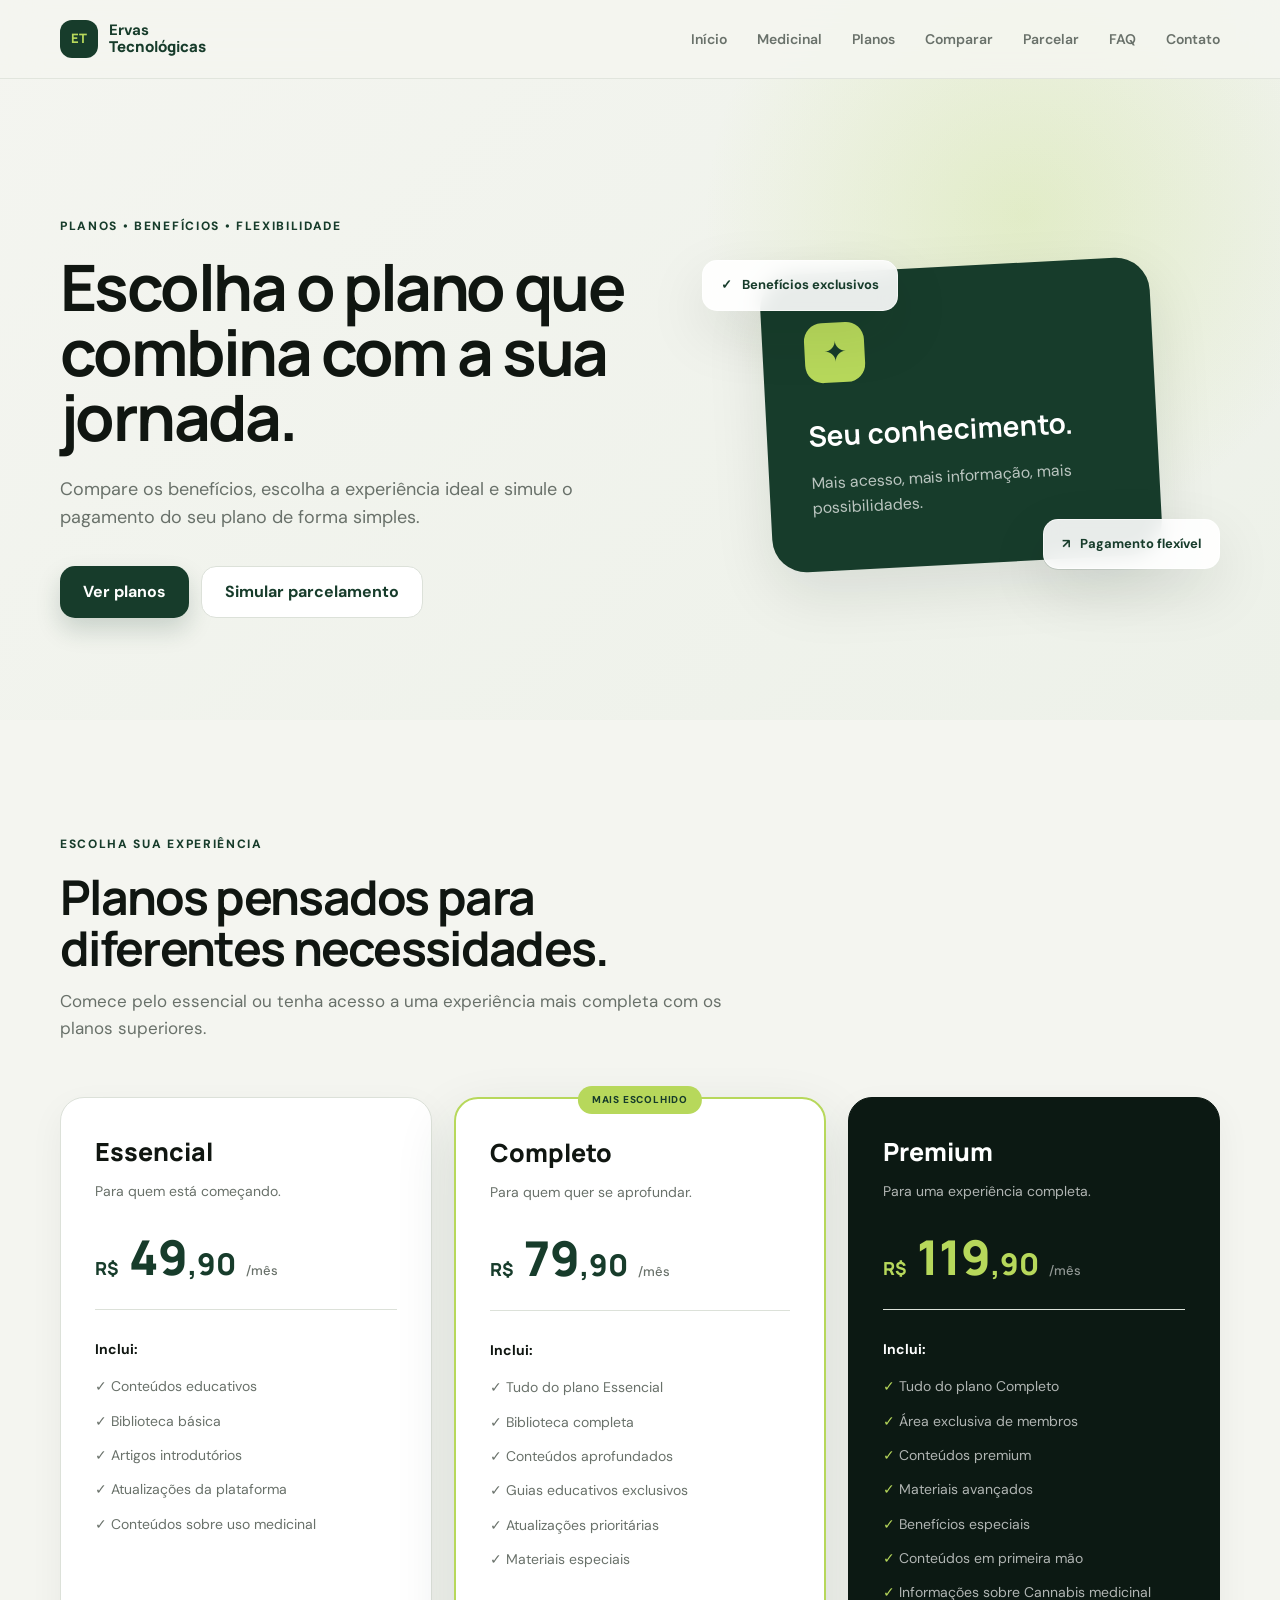
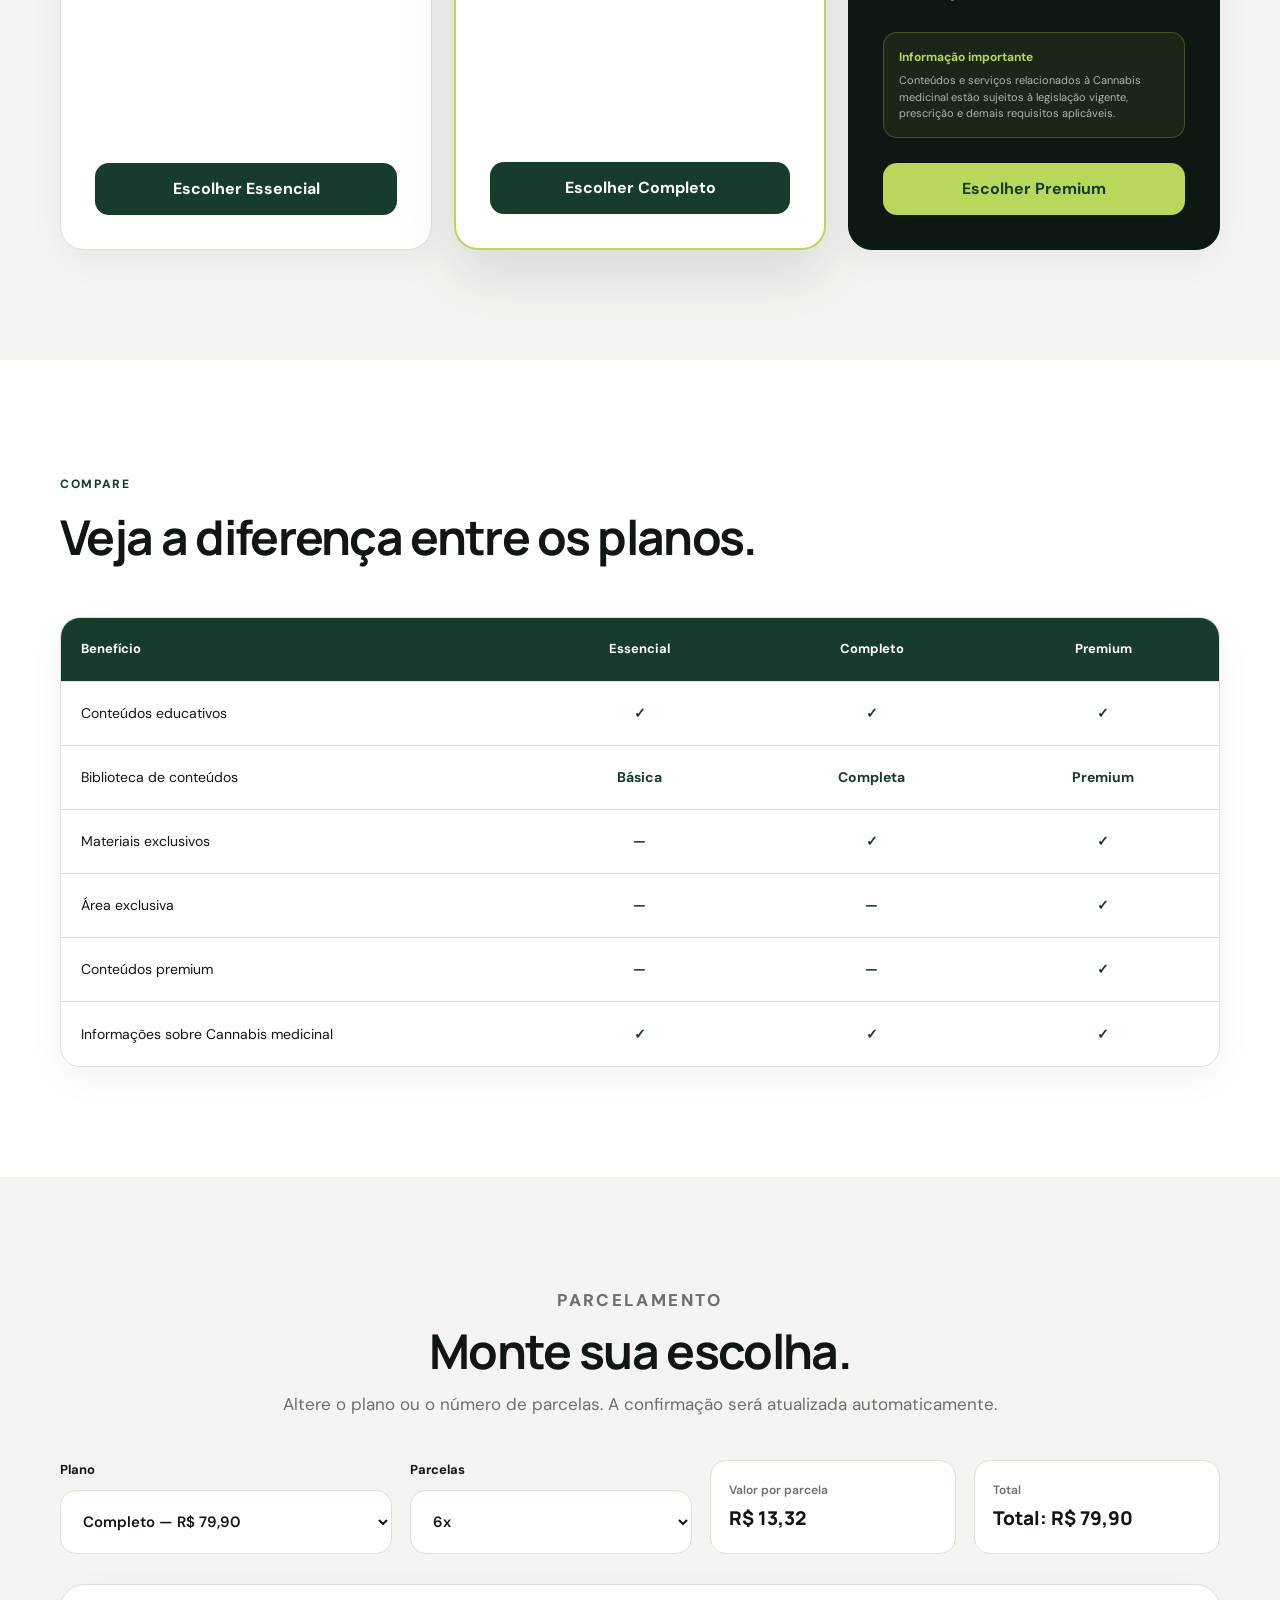
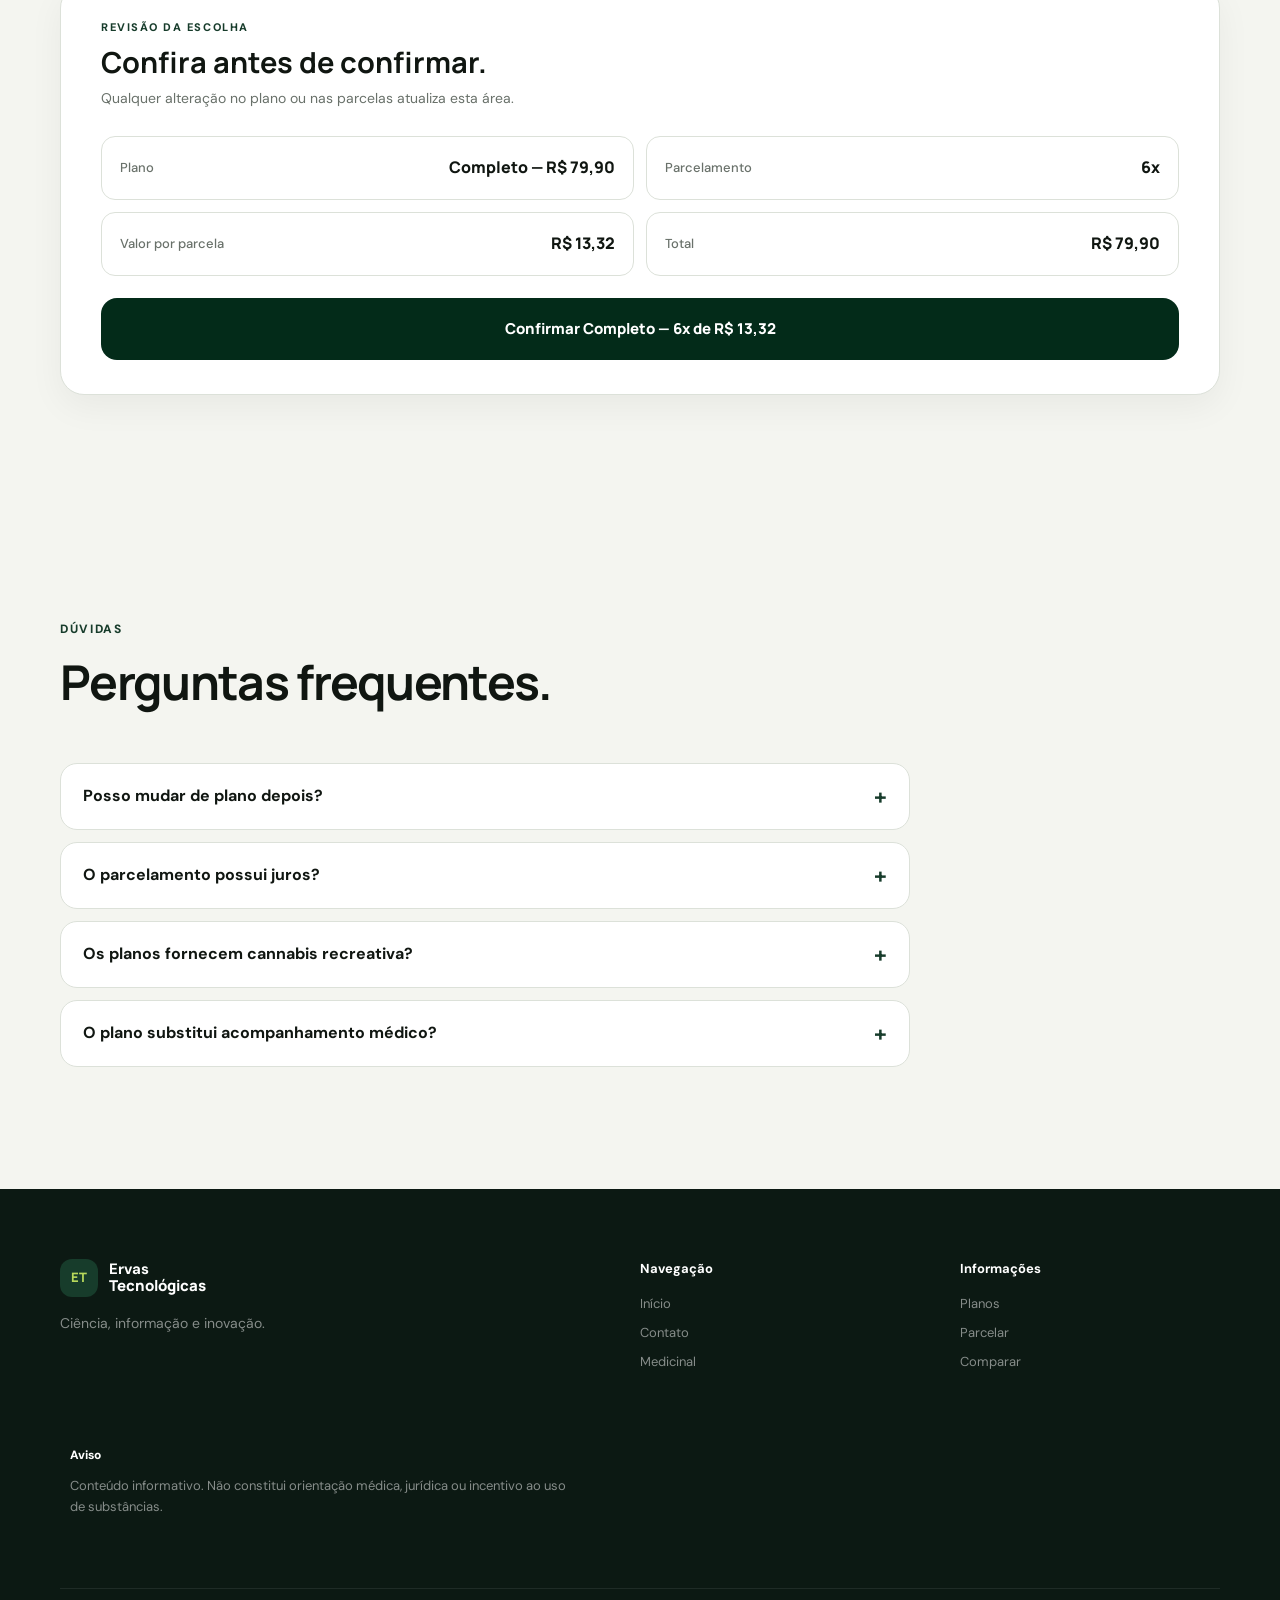
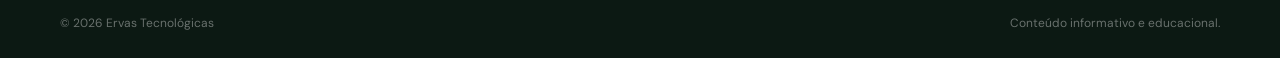
<file: planos.html>
<!doctype html>
<html lang="pt-BR">
  <head>
    <meta charset="UTF-8" />

    <meta name="viewport" content="width=device-width, initial-scale=1.0" />

    <title>Ervas Tecnológicas | Planos</title>

    <meta
      name="description"
      content="Conheça os planos da Ervas Tecnológicas, compare benefícios e escolha a opção ideal para você."
    />

    <link rel="icon" href="./img/favicon.png" />

    <link
      href="https://fonts.googleapis.com/css2?family=DM+Sans:wght@400;500;600;700&family=Manrope:wght@500;600;700;800&display=swap"
      rel="stylesheet"
    />

    <link rel="stylesheet" href="./css/planos.css" />
  </head>

  <body>
    <!-- HEADER -->
    <header class="site-header">
      <nav class="nav container">
        <a href="index.html" class="brand">
          <span class="brand-mark">ET</span>

          <span>
            Ervas
            <strong>Tecnológicas</strong>
          </span>
        </a>

        <button
          class="menu-toggle"
          type="button"
          aria-label="Abrir menu"
          aria-expanded="false"
          aria-controls="menu"
        >
          ☰
        </button>

        <ul class="nav-links" id="menu">
          <li>
            <a href="index.html">Início</a>
          </li>

          <li>
            <a href="cannabis.html">Medicinal</a>
          </li>

          <li>
            <a href="#planos">Planos</a>
          </li>

          <li>
            <a href="#comparação">Comparar</a>
          </li>

          <li>
            <a href="#parcelamento">Parcelar</a>
          </li>

          <li>
            <a href="#faq">FAQ</a>
          </li>

          <!-- <li>
            <a href="planos.html" class="active">Planos</a>
          </li> -->

          <li>
            <a href="index.html#contato">Contato</a>
          </li>
        </ul>
      </nav>
    </header>

    <!-- HERO -->
    <main>
      <section class="hero">
        <div class="container hero-content">
          <div class="hero-copy reveal">
            <span class="eyebrow"> PLANOS • BENEFÍCIOS • FLEXIBILIDADE </span>

            <h1>Escolha o plano que combina com a sua jornada.</h1>

            <p>
              Compare os benefícios, escolha a experiência ideal e simule o
              pagamento do seu plano de forma simples.
            </p>

            <div class="hero-actions">
              <a href="#planos" class="btn btn-primary"> Ver planos </a>

              <a href="#parcelamento" class="btn btn-ghost">
                Simular parcelamento
              </a>
            </div>
          </div>

          <div class="hero-art reveal reveal-delay-1">
            <div class="hero-card">
              <span class="hero-icon">✦</span>

              <strong> Seu conhecimento. </strong>

              <p>Mais acesso, mais informação, mais possibilidades.</p>
            </div>

            <div class="floating-card floating-one">
              <span>✓</span>
              Benefícios exclusivos
            </div>

            <div class="floating-card floating-two">
              <span>↗</span>
              Pagamento flexível
            </div>
          </div>
        </div>
      </section>

      <!-- PLANOS -->
      <section class="plans-section" id="planos">
        <div class="container">
          <div class="section-heading reveal">
            <span class="eyebrow"> ESCOLHA SUA EXPERIÊNCIA </span>

            <h2>Planos pensados para diferentes necessidades.</h2>

            <p>
              Comece pelo essencial ou tenha acesso a uma experiência mais
              completa com os planos superiores.
            </p>
          </div>

          <div class="plans-grid">
            <!-- ESSENCIAL -->
            <article class="plan-card reveal">
              <div class="plan-top">
                <span class="plan-label"> Essencial </span>

                <p>Para quem está começando.</p>
              </div>

              <div class="price">
                <small>R$</small>
                49<span>,90</span>

                <em>/mês</em>
              </div>

              <div class="plan-divider"></div>

              <h3>Inclui:</h3>

              <ul class="benefits">
                <li>✓ Conteúdos educativos</li>

                <li>✓ Biblioteca básica</li>

                <li>✓ Artigos introdutórios</li>

                <li>✓ Atualizações da plataforma</li>

                <li>✓ Conteúdos sobre uso medicinal</li>
              </ul>

              <button
                class="plan-button"
                type="button"
                data-plan="Essencial"
                data-price="49.90"
              >
                Escolher Essencial
              </button>
            </article>

            <!-- COMPLETO -->
            <article class="plan-card featured reveal">
              <span class="featured-badge"> MAIS ESCOLHIDO </span>

              <div class="plan-top">
                <span class="plan-label"> Completo </span>

                <p>Para quem quer se aprofundar.</p>
              </div>

              <div class="price">
                <small>R$</small>
                79<span>,90</span>

                <em>/mês</em>
              </div>

              <div class="plan-divider"></div>

              <h3>Inclui:</h3>

              <ul class="benefits">
                <li>✓ Tudo do plano Essencial</li>

                <li>✓ Biblioteca completa</li>

                <li>✓ Conteúdos aprofundados</li>

                <li>✓ Guias educativos exclusivos</li>

                <li>✓ Atualizações prioritárias</li>

                <li>✓ Materiais especiais</li>
              </ul>

              <button
                class="plan-button"
                type="button"
                data-plan="Completo"
                data-price="79.90"
              >
                Escolher Completo
              </button>
            </article>

            <!-- PREMIUM -->
            <article class="plan-card premium reveal">
              <div class="plan-top">
                <span class="plan-label"> Premium </span>

                <p>Para uma experiência completa.</p>
              </div>

              <div class="price">
                <small>R$</small>
                119<span>,90</span>

                <em>/mês</em>
              </div>

              <div class="plan-divider"></div>

              <h3>Inclui:</h3>

              <ul class="benefits">
                <li>✓ Tudo do plano Completo</li>

                <li>✓ Área exclusiva de membros</li>

                <li>✓ Conteúdos premium</li>

                <li>✓ Materiais avançados</li>

                <li>✓ Benefícios especiais</li>

                <li>✓ Conteúdos em primeira mão</li>

                <li>✓ Informações sobre Cannabis medicinal</li>
              </ul>

              <div class="legal-note">
                <strong>Informação importante</strong>

                <p>
                  Conteúdos e serviços relacionados à Cannabis medicinal estão
                  sujeitos à legislação vigente, prescrição e demais requisitos
                  aplicáveis.
                </p>
              </div>

              <button
                class="plan-button"
                type="button"
                data-plan="Premium"
                data-price="119.90"
              >
                Escolher Premium
              </button>
            </article>
          </div>
        </div>
      </section>

      <!-- COMPARAÇÃO -->
      <section class="comparison-section" id="comparação">
        <div class="container">
          <div class="section-heading reveal">
            <span class="eyebrow"> COMPARE </span>

            <h2>Veja a diferença entre os planos.</h2>
          </div>

          <div class="comparison-table reveal">
            <div class="comparison-row comparison-header">
              <span>Benefício</span>

              <span>Essencial</span>

              <span>Completo</span>

              <span>Premium</span>
            </div>

            <div class="comparison-row">
              <span>Conteúdos educativos</span>
              <strong>✓</strong>
              <strong>✓</strong>
              <strong>✓</strong>
            </div>

            <div class="comparison-row">
              <span>Biblioteca de conteúdos</span>
              <strong>Básica</strong>
              <strong>Completa</strong>
              <strong>Premium</strong>
            </div>

            <div class="comparison-row">
              <span>Materiais exclusivos</span>
              <strong>—</strong>
              <strong>✓</strong>
              <strong>✓</strong>
            </div>

            <div class="comparison-row">
              <span>Área exclusiva</span>
              <strong>—</strong>
              <strong>—</strong>
              <strong>✓</strong>
            </div>

            <div class="comparison-row">
              <span>Conteúdos premium</span>
              <strong>—</strong>
              <strong>—</strong>
              <strong>✓</strong>
            </div>

            <div class="comparison-row">
              <span>Informações sobre Cannabis medicinal</span>
              <strong>✓</strong>
              <strong>✓</strong>
              <strong>✓</strong>
            </div>
          </div>
        </div>
      </section>

      <!-- PARCELAMENTO -->
      <section class="installment-section" id="parcelamento">
        <div class="container">
          <div class="section-heading centered reveal">
            <p class="eyebrow">PARCELAMENTO</p>

            <h2>Monte sua escolha.</h2>

            <p>
              Altere o plano ou o número de parcelas. A confirmação será
              atualizada automaticamente.
            </p>
          </div>

          <div class="calculator reveal">
            <label>
              Plano

              <select id="selectPlan">
                <option value="49.90">Essencial — R$ 49,90</option>

                <option value="79.90" selected>Completo — R$ 79,90</option>

                <option value="119.90">Premium — R$ 119,90</option>
              </select>
            </label>

            <label>
              Parcelas

              <select id="installments">
                <option value="1">1x</option>
                <option value="3">3x</option>
                <option value="6" selected>6x</option>
                <option value="12">12x</option>
              </select>
            </label>

            <div class="result">
              <span>Valor por parcela</span>

              <strong id="installmentValue"> R$ 13,32 </strong>
            </div>

            <div class="result">
              <span>Total</span>

              <strong id="totalValue"> R$ 79,90 </strong>
            </div>
          </div>

          <!-- REVISÃO DA ESCOLHA -->
          <div class="plan-confirmation reveal" id="planConfirmation">
            <p class="eyebrow">REVISÃO DA ESCOLHA</p>

            <h3>Confira antes de confirmar.</h3>

            <p class="confirmation-description">
              Qualquer alteração no plano ou nas parcelas atualiza esta área.
            </p>

            <div class="confirmation-details">
              <div class="confirmation-detail">
                <span>Plano</span>

                <strong id="confirmationPlan"> Completo </strong>
              </div>

              <div class="confirmation-detail">
                <span>Parcelamento</span>

                <strong id="confirmationInstallments"> 6x </strong>
              </div>

              <div class="confirmation-detail">
                <span>Valor por parcela</span>

                <strong id="confirmationPrice"> R$ 13,32 </strong>
              </div>

              <div class="confirmation-detail">
                <span>Total</span>

                <strong id="confirmationTotal"> R$ 79,90 </strong>
              </div>
            </div>

            <button
              class="confirm-plan-button"
              id="confirmPlanButton"
              type="button"
            >
              Confirmar Completo — 6x de R$ 13,32
            </button>

            <div
              class="plan-confirmed"
              id="planConfirmed"
              role="status"
              aria-live="polite"
            ></div>
          </div>
        </div>
      </section>

      <!-- FAQ -->
      <section class="faq-section" id="faq">
        <div class="container">
          <div class="section-heading reveal">
            <span class="eyebrow"> DÚVIDAS </span>

            <h2>Perguntas frequentes.</h2>
          </div>

          <div class="faq-list reveal">
            <article class="faq-item">
              <button class="faq-question">
                Posso mudar de plano depois?
                <span>+</span>
              </button>

              <div class="faq-answer">
                <p>
                  Sim. As condições de alteração podem variar conforme o período
                  contratado e as regras da assinatura.
                </p>
              </div>
            </article>

            <article class="faq-item">
              <button class="faq-question">
                O parcelamento possui juros?
                <span>+</span>
              </button>

              <div class="faq-answer">
                <p>
                  A simulação desta página utiliza divisão simples do valor.
                  Eventuais juros ou taxas devem ser informados no momento do
                  pagamento.
                </p>
              </div>
            </article>

            <article class="faq-item">
              <button class="faq-question">
                Os planos fornecem cannabis recreativa?
                <span>+</span>
              </button>

              <div class="faq-answer">
                <p>
                  Não. Os planos apresentados nesta página não representam
                  oferta ou entrega de cannabis recreativa. Informações sobre
                  produtos de Cannabis medicinal estão sujeitas às normas
                  sanitárias e demais requisitos legais aplicáveis.
                </p>
              </div>
            </article>

            <article class="faq-item">
              <button class="faq-question">
                O plano substitui acompanhamento médico?
                <span>+</span>
              </button>

              <div class="faq-answer">
                <p>
                  Não. O conteúdo disponibilizado possui finalidade informativa
                  e educacional e não substitui avaliação, diagnóstico ou
                  acompanhamento de profissional de saúde.
                </p>
              </div>
            </article>
          </div>
        </div>
      </section>
    </main>

    <!-- BACK TO TOP -->
    <button
      id="backToTop"
      class="back-to-top"
      type="button"
      aria-label="Voltar ao topo"
      title="Voltar ao topo"
    >
      ↑
    </button>

    <!-- FOOTER -->
    <footer class="site-footer">
      <div class="container footer-grid">
        <div>
          <a href="index.html" class="brand footer-brand">
            <span class="brand-mark"> ET </span>

            <span>
              Ervas
              <strong>Tecnológicas</strong>
            </span>
          </a>

          <p>Ciência, informação e inovação.</p>
        </div>

        <div>
          <h3>Navegação</h3>

          <a href="index.html"> Início </a>

          <!-- <a href="produtos.html"> Produtos </a> -->

          <a href="index.html#contato"> Contato </a>

          <a href="cannabis.html"> Medicinal </a>
        </div>

        <div>
          <h3>Informações</h3>

          <a href="#planos"> Planos </a>

          <a href="#parcelamento">Parcelar</a>

          <a href="#comparação">Comparar</a>

          <!-- <a href="#"> Termos </a>

          <a href="#"> Privacidade </a> -->
        </div>
        <div>
          <span class="footer-title">Aviso</span>
          <p>
            Conteúdo informativo. Não constitui orientação médica, jurídica ou
            incentivo ao uso de substâncias.
          </p>
        </div>
      </div>
      <div class="container footer-bottom">
        <span> © <span id="ano"></span> Ervas Tecnológicas </span>

        <span> Conteúdo informativo e educacional. </span>
      </div>
    </footer>

    <script src="./js/planos.js"></script>
  </body>
</html>
</file>
<file: css/style.css>
@import url("https://fonts.googleapis.com/css2?family=DM+Sans:wght@400;500;600;700&family=Manrope:wght@500;600;700;800&display=swap");


/* =========================================================
   VARIÁVEIS GLOBAIS
========================================================= */

:root {

  --bg: #f4f5f0;
  --paper: #fff;
  --ink: #101611;
  --muted: #69716a;
  --green: #173c2b;
  --lime: #b7d85b;
  --line: #dce1d9;
  --dark: #0c1913;
  --dark2: #12261b;

  --shadow:
    0 22px 60px rgba(11, 27, 18, 0.1);

  --radius: 24px;

}


/* =========================================================
   RESET
========================================================= */

* {

  box-sizing: border-box;
  margin: 0;
  padding: 0;

}


html {

  scroll-behavior: smooth;
  scroll-padding-top: 90px;

}


body {

  font-family: "DM Sans", sans-serif;
  color: var(--ink);
  background: var(--bg);
  line-height: 1.6;

}


a {

  text-decoration: none;
  color: inherit;

}


button,
input,
textarea {

  font: inherit;

}


/* =========================================================
   CONTAINER
========================================================= */

.container {

  width: min(1160px, calc(100% - 40px));
  margin: auto;

}


/* =========================================================
   HEADER
========================================================= */

.site-header {

  position: fixed;
  top: 0;
  left: 0;
  width: 100%;

  z-index: 50;

  background:
    rgba(244, 245, 240, 0.84);

  backdrop-filter: blur(16px);

  border-bottom:
    1px solid rgba(220, 225, 217, 0.75);

}


.nav {

  height: 78px;

  display: flex;
  align-items: center;
  justify-content: space-between;

}


.brand {

  display: flex;
  align-items: center;
  gap: 10px;

  font-family: Manrope, sans-serif;
  font-weight: 600;

}


.brand strong {

  font-weight: 800;

}


.brand-mark {

  display: grid;
  place-items: center;

  width: 35px;
  height: 35px;

  border-radius: 10px;

  background: var(--green);
  color: var(--lime);

  font-size: 12px;
  font-weight: 800;

  letter-spacing: -0.5px;

}


.nav-links {

  display: flex;
  align-items: center;
  gap: 30px;

  font-size: 14px;
  font-weight: 600;

}


.nav-links a {

  transition: 0.25s;

}


.nav-links a:hover {

  color: #587d30;

}


.nav-cta {

  padding: 10px 18px;

  border-radius: 999px;

  background: var(--green);
  color: white !important;

}


.menu-toggle {

  display: none;

  border: 0;
  background: none;

  font-size: 25px;

  cursor: pointer;

}


/* =========================================================
   HERO
========================================================= */

.hero {

  min-height: 780px;

  padding:
    150px 0 100px;

  background:
    radial-gradient(circle at 75% 25%,
      rgba(183, 216, 91, 0.24),
      transparent 30%),
    var(--bg);

  overflow: hidden;

  position: relative;

}


.hero-grid {

  display: grid;

  grid-template-columns:
    1.08fr 0.92fr;

  gap: 70px;

  align-items: center;

  min-height: 560px;

}


.eyebrow {

  font-size: 11px;

  letter-spacing: 2.5px;

  font-weight: 800;

  color: #668239;

  margin-bottom: 17px;

}


.hero h1,
.section h2 {

  font-family: Manrope, sans-serif;

  letter-spacing: -2px;

  line-height: 1.05;

}


.hero h1 {

  font-size:
    clamp(44px, 6vw, 76px);

  max-width: 700px;

}


.hero h1 span {

  color: #5d8230;

}


.hero-text {

  font-size: 18px;

  color: var(--muted);

  max-width: 620px;

  margin:
    26px 0 30px;

}


.hero-actions {

  display: flex;

  gap: 12px;

  flex-wrap: wrap;

}


.btn {

  display: inline-flex;

  align-items: center;
  justify-content: center;

  gap: 12px;

  padding:
    14px 21px;

  border-radius: 999px;

  border:
    1px solid transparent;

  font-weight: 700;

  cursor: pointer;

  transition: 0.25s;

}


.btn-primary {

  background: var(--dark2);

  color: white;

}


.btn-primary:hover {

  transform: translateY(-2px);

  box-shadow:
    0 12px 25px rgba(23, 60, 43, 0.18);

}


.btn-ghost {

  border-color: #ccd3c8;

}


.btn-ghost:hover {

  background: white;

}


.trust-row {

  display: flex;

  gap: 22px;

  flex-wrap: wrap;

  margin-top: 30px;

  color: #677067;

  font-size: 12px;

  font-weight: 600;

}


/* =========================================================
   HERO ART
========================================================= */

.hero-art {

  height: 500px;

  position: relative;

  display: grid;

  place-items: center;

}


.leaf-card {

  width: 310px;
  height: 390px;

  border-radius:
    48% 48% 44% 44%;

  background:
    linear-gradient(145deg,
      #1c4933,
      #091a11);

  color: var(--lime);

  display: flex;

  flex-direction: column;

  align-items: center;
  justify-content: center;

  box-shadow: var(--shadow);

  transform: rotate(8deg);

  position: relative;

  z-index: 2;

}


.leaf-card::before {

  content: "";

  position: absolute;

  inset: 22px;

  border:
    1px solid rgba(183, 216, 91, 0.25);

  border-radius: inherit;

}


.leaf-symbol {

  font-size: 80px;

  line-height: 1;

  margin-bottom: 25px;

}


.leaf-card span {

  font-family: Manrope;

  font-size: 18px;

  font-weight: 800;

  letter-spacing: 4px;

  text-align: center;

  line-height: 1.2;

}


.leaf-card small {

  margin-top: 14px;

  letter-spacing: 2px;

  font-size: 8px;

}


.orb {

  position: absolute;

  border-radius: 50%;

  filter: blur(2px);

}


.orb-one {

  width: 330px;
  height: 330px;

  background:
    rgba(183, 216, 91, 0.28);

  top: 20px;
  right: 40px;

}


.orb-two {

  width: 180px;
  height: 180px;

  background:
    rgba(46, 109, 74, 0.2);

  bottom: 35px;
  left: 30px;

}


.floating-card {

  position: absolute;

  background:
    rgba(255, 255, 255, 0.82);

  backdrop-filter: blur(12px);

  padding:
    15px 18px;

  border:
    1px solid rgba(255, 255, 255, 0.9);

  border-radius: 16px;

  box-shadow:
    0 14px 40px rgba(0, 0, 0, 0.09);

  z-index: 4;

  display: flex;

  gap: 12px;

  align-items: center;

  font-size: 12px;

  line-height: 1.25;

}


.floating-card b {

  color: #668239;

}


.card-a {

  top: 85px;
  left: 0;

}


.card-b {

  bottom: 70px;
  right: 0;

}


/* =========================================================
   SEÇÕES
========================================================= */

.section {

  padding:
    120px 0;

}


.two-col {

  display: grid;

  grid-template-columns:
    1fr 1fr;

  gap: 100px;

}


.section-heading h2 {

  font-size:
    clamp(36px, 4.2vw, 56px);

  max-width: 590px;

}


.section-copy {

  font-size: 18px;

  color: var(--muted);

  padding-top: 35px;

}


.section-copy p+p {

  margin-top: 20px;

}


.section-copy strong {

  color: var(--ink);

}


/* =========================================================
   DARK SECTION
========================================================= */

.dark-section {

  background: var(--dark);

  color: #f5f8f1;

}


.centered {

  text-align: center;

}


.centered h2 {

  margin: 0 auto;

}


.centered>p:last-child {

  color: #9ca9a0;

  margin-top: 15px;

}


/* =========================================================
   CARDS
========================================================= */

.cards-grid {

  display: grid;

  grid-template-columns:
    repeat(4, 1fr);

  gap: 16px;

  margin-top: 55px;

}


.info-card {

  padding: 30px;

  background: var(--dark2);

  border:
    1px solid rgba(255, 255, 255, 0.08);

  border-radius: var(--radius);

  min-height: 300px;

  display: flex;

  flex-direction: column;

  transition: 0.3s;

}


.info-card:hover {

  transform: translateY(-7px);

  border-color:
    rgba(183, 216, 91, 0.35);

}


.icon {

  color: var(--lime);

  font-size: 11px;

  letter-spacing: 2px;

}


.info-card h3 {

  font-family: Manrope;

  font-size: 22px;

  line-height: 1.15;

  margin:
    60px 0 14px;

}


.info-card p {

  font-size: 14px;

  color: #aeb8b0;

}


.info-card a {

  margin-top: auto;

  padding-top: 25px;

  color: var(--lime);

  font-size: 12px;

  font-weight: 700;

}


/* =========================================================
   CIÊNCIA
========================================================= */

.science {

  background: #edf0e8;

}


.science-grid {

  display: grid;

  grid-template-columns:
    1fr 1fr;

  gap: 90px;

  align-items: center;

}


.science-copy>p:not(.eyebrow) {

  color: var(--muted);

  max-width: 570px;

  margin-top: 25px;

}


.principles {

  margin-top: 35px;

}


.principles>div {

  display: flex;

  gap: 18px;

  padding: 17px 0;

  border-top:
    1px solid var(--line);

}


.principles b {

  color: #6a8a39;

}


.principles span {

  font-size: 14px;

  color: var(--muted);

}


.principles strong {

  color: var(--ink);

}


.data-panel {

  min-height: 480px;

  background: var(--dark);

  border-radius: 40px;

  padding: 28px;

  color: white;

  position: relative;

  overflow: hidden;

  display: flex;

  flex-direction: column;

  justify-content: flex-end;

}


.panel-top {

  position: absolute;

  top: 28px;
  left: 28px;
  right: 28px;

  display: flex;

  justify-content: space-between;

  font-size: 10px;

  letter-spacing: 2px;

  color: #9cac9f;

}


.data-panel>p {

  color: var(--lime);

  font-size: 10px;

  letter-spacing: 3px;

}


.data-panel>strong {

  font-family: Manrope;

  font-size: 30px;

  line-height: 1.1;

  max-width: 340px;

  margin-top: 10px;

}


.molecule {

  height: 270px;

  position: absolute;

  inset:
    70px 40px auto;

}


.ring {

  position: absolute;

  border:
    1px solid rgba(183, 216, 91, 0.35);

  border-radius: 50%;

  transform: rotate(35deg);

}


.ring-1 {

  width: 220px;
  height: 140px;

  left: 50%;
  top: 45px;

  transform:
    translateX(-50%) rotate(30deg);

}


.ring-2 {

  width: 220px;
  height: 140px;

  left: 50%;
  top: 45px;

  transform:
    translateX(-50%) rotate(-30deg);

}


.node {

  width: 10px;
  height: 10px;

  border-radius: 50%;

  background: var(--lime);

  position: absolute;

  box-shadow:
    0 0 18px rgba(183, 216, 91, 0.5);

}


.n1 {
  left: 50%;
  top: 20px;
}


.n2 {
  left: 28%;
  top: 95px;
}


.n3 {
  right: 28%;
  top: 95px;
}


.n4 {
  left: 39%;
  top: 165px;
}


.n5 {
  right: 39%;
  top: 165px;
}


/* =========================================================
   FAQ
========================================================= */

.faq-grid {

  display: grid;

  grid-template-columns:
    0.85fr 1.15fr;

  gap: 90px;

}


.faq-list {

  border-top:
    1px solid var(--line);

}


.faq-item {

  border-bottom:
    1px solid var(--line);

}


.faq-question {

  width: 100%;

  padding:
    22px 0;

  border: 0;

  background: none;

  display: flex;

  justify-content: space-between;

  text-align: left;

  font-weight: 700;

  cursor: pointer;

}


.faq-question span {

  font-size: 22px;

  font-weight: 400;

  transition: 0.25s;

}


.faq-answer {

  max-height: 0;

  overflow: hidden;

  color: var(--muted);

  font-size: 14px;

  transition:
    max-height 0.35s ease,
    padding 0.35s ease;

}


.faq-item.active .faq-answer {

  max-height: 180px;

  padding:
    0 30px 22px 0;

}


.faq-item.active .faq-question span {

  transform: rotate(45deg);

}


/* =========================================================
   CONTATO
========================================================= */

.contact {

  padding-top: 20px;

  padding-bottom: 120px;

}


.contact-box {

  background: var(--green);

  color: white;

  border-radius: 38px;

  padding: 55px;

  display: grid;

  grid-template-columns:
    0.9fr 1.1fr;

  gap: 70px;

}


.contact-box .eyebrow {

  color: var(--lime);

}


.contact-box h2 {

  font-family: Manrope;

  font-size: 42px;

  line-height: 1.08;

  letter-spacing: -1.5px;

}


.contact-box>div>p:last-child {

  color: #b7c2ba;

  margin-top: 18px;

}


.contact-form {

  display: grid;

  gap: 14px;

}


.contact-form label {

  font-size: 12px;

  font-weight: 700;

  color: #c4cec6;

  display: grid;

  gap: 7px;

}


.contact-form input,
.contact-form textarea {

  border:
    1px solid rgba(255, 255, 255, 0.17);

  background:
    rgba(255, 255, 255, 0.07);

  color: white;

  border-radius: 13px;

  padding:
    13px 14px;

  outline: none;

  resize: vertical;

}


.contact-form input:focus,
.contact-form textarea:focus {

  border-color: var(--lime);

}


.contact-form input::placeholder,
.contact-form textarea::placeholder {

  color: #87958b;

}


.form-status {

  font-size: 12px;

  color: var(--lime);

}


/* =========================================================
   FOOTER
========================================================= */

.footer {

  background: #08110c;

  color: #b4c0b8;

  padding:
    60px 0 25px;

}


.footer-grid {

  display: grid;

  grid-template-columns:
    1.3fr 0.7fr 1fr;

  gap: 70px;

  padding-bottom: 50px;

}


.footer .brand {

  color: white;

}


.footer-grid>div>p {

  font-size: 13px;

  margin-top: 15px;

  color: #829087;

}


.footer-grid a:hover {

  color: var(--lime);

}


.footer-grid>div:nth-child(2) {

  display: flex;

  flex-direction: column;

  gap: 9px;

  font-size: 13px;

}


.footer-title {

  color: white;

  font-weight: 800;

  font-size: 12px;

  margin-bottom: 7px;

}


.footer-bottom {

  border-top:
    1px solid rgba(255, 255, 255, 0.09);

  padding-top: 20px;

  display: flex;

  justify-content: space-between;

  font-size: 11px;

}


/* =========================================================
   ANIMAÇÕES
========================================================= */

.reveal {

  opacity: 0;

  transform: translateY(25px);

  transition:
    opacity 0.7s ease,
    transform 0.7s ease;

}


.reveal.visible {

  opacity: 1;

  transform: none;

}


.delay {

  transition-delay: 0.12s;

}


/* =========================================================
   BOTÃO VOLTAR AO TOPO
   MESMO PADRÃO DAS OUTRAS PÁGINAS
========================================================= */

.back-top {

  position: fixed;

  right: 20px;
  bottom: 20px;

  width: 45px;
  height: 45px;

  border: 0;

  border-radius: 50%;

  background: var(--green);

  color: white;

  cursor: pointer;

  display: flex;

  align-items: center;
  justify-content: center;

  font-size: 20px;
  font-weight: 700;

  opacity: 0;

  visibility: hidden;

  transform: translateY(10px);

  transition:
    opacity 0.25s ease,
    visibility 0.25s ease,
    transform 0.25s ease;

  z-index: 1000;

}


.back-top:hover {

  background: var(--dark2);

  transform:
    translateY(-3px);

  box-shadow:
    0 10px 25px rgba(0, 0, 0, 0.18);

}


.back-top.show {

  opacity: 1;

  visibility: visible;

  transform: translateY(0);

}


/* =========================================================
   TABLET
========================================================= */

@media (max-width: 900px) {

  .nav-links {

    gap: 16px;

  }


  .hero-grid,
  .two-col,
  .science-grid,
  .faq-grid,
  .contact-box {

    grid-template-columns: 1fr;

    gap: 45px;

  }


  .hero {

    padding-top: 120px;

  }


  .hero-art {

    height: 430px;

  }


  .cards-grid {

    grid-template-columns:
      1fr 1fr;

  }


  .contact-box {

    padding: 40px;

  }


  .footer-grid {

    grid-template-columns:
      1fr 1fr;

  }

}


/* =========================================================
   CELULAR
========================================================= */

@media (max-width: 700px) {

  .container {

    width:
      min(100% - 28px, 1160px);

  }


  .nav {

    height: 70px;

  }


  .menu-toggle {

    display: block;

    position: relative;

    z-index: 1001;

  }


  .nav-links {

    position: absolute;

    top: 70px;

    left: 14px;
    right: 14px;

    gap: 4px;

    background: white;

    border:
      1px solid var(--line);

    border-radius: 18px;

    padding: 14px;

    display: flex;

    flex-direction: column;

    align-items: stretch;

    box-shadow: var(--shadow);

    opacity: 0;

    visibility: hidden;

    transform:
      translateY(-10px);

    transition:
      opacity 0.25s ease,
      visibility 0.25s ease,
      transform 0.25s ease;

    z-index: 1000;

  }


  .nav-links.open {

    opacity: 1;

    visibility: visible;

    transform:
      translateY(0);

  }


  .nav-links a {

    padding: 11px;

    display: block;

    width: 100%;

  }


  .nav-links .nav-cta {

    text-align: center;

  }


  .hero {

    min-height: auto;

    padding-bottom: 70px;

  }


  .hero-grid {

    min-height: auto;

  }


  .hero h1 {

    font-size: 45px;

  }


  .hero-art {

    height: 360px;

  }


  .leaf-card {

    width: 225px;

    height: 290px;

  }


  .leaf-symbol {

    font-size: 58px;

  }


  .leaf-card span {

    font-size: 13px;

  }


  .card-a {

    left: 0;

    top: 45px;

  }


  .card-b {

    right: 0;

    bottom: 25px;

  }


  .section {

    padding: 80px 0;

  }


  .cards-grid {

    grid-template-columns: 1fr;

  }


  .two-col,
  .science-grid,
  .faq-grid {

    gap: 30px;

  }


  .contact-box h2 {

    font-size: 34px;

  }


  .footer-grid {

    grid-template-columns: 1fr;

    gap: 35px;

  }


  .footer-bottom {

    gap: 15px;

    flex-direction: column;

  }


  .back-top {

    right: 16px;

    bottom: 16px;

    width: 44px;
    height: 44px;

  }

}
</file>
<file: css/cannabis.css>
:root {
  --bg: #f4f5f0;
  --paper: #ffffff;

  --ink: #101611;
  --muted: #69716a;

  --green: #173c2b;
  --green-light: #354b37;

  --lime: #b7d85b;

  --line: #dce1d9;

  --dark: #0c1913;
  --dark2: #12261b;

  --shadow: 0 22px 60px rgba(11, 27, 18, 0.1);

  --radius: 24px;

  --container: 1160px;
}

/* RESET */

* {
  margin: 0;
  padding: 0;
  box-sizing: border-box;
}

html {
  scroll-behavior: smooth;
}

body {
  font-family: "DM Sans", sans-serif;

  background: var(--bg);

  color: var(--ink);

  line-height: 1.6;
}

a {
  color: inherit;
  text-decoration: none;
}

button {
  font: inherit;
  border: 0;
}

.container {
  width: min(calc(100% - 40px), var(--container));

  margin-inline: auto;
}

/* HEADER */

.site-header {
  position: fixed;

  inset: 0 0 auto 0;

  z-index: 1000;

  background: rgba(244, 245, 240, 0.88);

  backdrop-filter: blur(18px);

  border-bottom: 1px solid rgba(220, 225, 217, 0.8);
}

.nav {
  min-height: 78px;

  display: flex;

  align-items: center;

  justify-content: space-between;

  gap: 25px;
}

/* BRAND */

.brand {
  display: inline-flex;

  align-items: center;

  gap: 11px;

  color: var(--green);

  font-weight: 700;

  line-height: 1.05;
}

.brand > span:last-child {
  display: flex;

  flex-direction: column;

  font-size: 15px;
}

.brand strong {
  font-family: "Manrope", sans-serif;

  font-weight: 800;
}

.brand-mark {
  width: 38px;

  height: 38px;

  display: grid;

  place-items: center;

  border-radius: 12px;

  background: var(--green);

  color: var(--lime);

  font-family: "Manrope", sans-serif;

  font-size: 13px;

  font-weight: 800;
}

/* NAVIGATION */

.nav-links {
  display: flex;

  align-items: center;

  gap: 22px;

  list-style: none;
}

.nav-links a {
  color: var(--muted);

  font-size: 13px;

  font-weight: 600;

  transition: color 0.25s ease;
}

.nav-links a:hover,
.nav-links a.active {
  color: var(--green);
}

.nav-cta {
  padding: 10px 15px;

  border-radius: 11px;

  background: var(--green);

  color: white !important;
}

.menu-toggle {
  display: none;

  width: 44px;

  height: 44px;

  border-radius: 12px;

  background: var(--green);

  color: var(--lime);

  cursor: pointer;

  font-size: 20px;
}

/* HERO */

.hero {
  min-height: 790px;

  display: flex;

  align-items: center;

  padding-top: 100px;

  background:
    radial-gradient(
      circle at 80% 25%,
      rgba(183, 216, 91, 0.26),
      transparent 27%
    ),
    linear-gradient(135deg, #f4f5f0, #edf1e9);
}

.hero-grid {
  display: grid;

  grid-template-columns: 1.05fr 0.95fr;

  align-items: center;

  gap: 70px;
}

.hero-copy {
  max-width: 700px;
}

.eyebrow {
  display: inline-block;

  margin-bottom: 17px;

  color: var(--green);

  font-size: 11px;

  font-weight: 800;

  letter-spacing: 0.15em;
}

.hero h1 {
  margin-bottom: 25px;

  font-family: "Manrope", sans-serif;

  font-size: clamp(43px, 5.3vw, 72px);

  line-height: 1.01;

  letter-spacing: -0.045em;
}

.hero-copy > p {
  max-width: 620px;

  color: var(--muted);

  font-size: 18px;
}

.hero-actions {
  display: flex;

  flex-wrap: wrap;

  gap: 12px;

  margin-top: 34px;
}

.btn {
  min-height: 52px;

  display: inline-flex;

  align-items: center;

  justify-content: center;

  padding: 0 22px;

  border-radius: 14px;

  font-weight: 700;

  transition:
    transform 0.25s ease,
    background 0.25s ease,
    box-shadow 0.25s ease;
}

.btn:hover {
  transform: translateY(-3px);
}

.btn-primary {
  background: var(--green);

  color: white;

  box-shadow: 0 12px 25px rgba(23, 60, 43, 0.18);
}

.btn-primary:hover {
  background: var(--green-light);
}

.btn-ghost {
  border: 1px solid var(--line);

  background: white;

  color: var(--green);
}

.hero-trust {
  display: flex;

  flex-wrap: wrap;

  gap: 18px;

  margin-top: 30px;

  color: var(--muted);

  font-size: 12px;

  font-weight: 600;
}

/* HERO VISUAL */

.hero-visual {
  min-height: 470px;

  position: relative;

  display: grid;

  place-items: center;
}

.science-card {
  width: min(100%, 410px);

  padding: 50px 42px;

  border-radius: 35px;

  background: var(--green);

  color: white;

  box-shadow: 0 30px 70px rgba(11, 27, 18, 0.18);

  transform: rotate(-3deg);

  transition: transform 0.4s ease;
}

.science-card:hover {
  transform: rotate(0deg) translateY(-8px);
}

.science-icon {
  width: 62px;

  height: 62px;

  display: grid;

  place-items: center;

  margin-bottom: 30px;

  border-radius: 18px;

  background: var(--lime);

  color: var(--green);

  font-size: 27px;
}

.science-card > span {
  display: block;

  margin-bottom: 12px;

  color: rgba(255, 255, 255, 0.55);

  font-size: 10px;

  font-weight: 800;

  letter-spacing: 0.14em;
}

.science-card strong {
  display: block;

  margin-bottom: 18px;

  font-family: "Manrope", sans-serif;

  font-size: 31px;

  line-height: 1.05;
}

.science-card p {
  color: rgba(255, 255, 255, 0.67);

  font-size: 14px;
}

.floating-card {
  position: absolute;

  display: flex;

  flex-direction: column;

  padding: 14px 18px;

  border: 1px solid rgba(220, 225, 217, 0.8);

  border-radius: 15px;

  background: rgba(255, 255, 255, 0.92);

  box-shadow: var(--shadow);

  backdrop-filter: blur(10px);

  animation: floating 4s ease-in-out infinite;
}

.floating-card strong {
  color: var(--green);

  font-family: "Manrope", sans-serif;

  font-size: 19px;
}

.floating-card span {
  color: var(--muted);

  font-size: 11px;
}

.floating-one {
  top: 60px;

  left: 0;
}

.floating-two {
  right: 0;

  bottom: 60px;

  animation-delay: 1s;
}

@keyframes floating {
  0%,
  100% {
    transform: translateY(0);
  }

  50% {
    transform: translateY(-10px);
  }
}

/* SECTIONS */

.section {
  padding: 110px 0;
}

.section-heading {
  max-width: 780px;

  margin-bottom: 55px;
}

.section-heading h2 {
  margin-bottom: 17px;

  font-family: "Manrope", sans-serif;

  font-size: clamp(32px, 4vw, 51px);

  line-height: 1.04;

  letter-spacing: -0.035em;
}

.section-heading p {
  color: var(--muted);

  font-size: 17px;
}

/* INTRO */

.intro-grid {
  display: grid;

  grid-template-columns: repeat(3, 1fr);

  gap: 20px;
}

.info-card {
  padding: 32px;

  border: 1px solid var(--line);

  border-radius: 22px;

  background: white;

  box-shadow: 0 12px 35px rgba(11, 27, 18, 0.04);

  transition:
    transform 0.3s ease,
    box-shadow 0.3s ease;
}

.info-card:hover {
  transform: translateY(-7px);

  box-shadow: var(--shadow);
}

.card-number {
  display: inline-grid;

  place-items: center;

  width: 42px;

  height: 42px;

  margin-bottom: 25px;

  border-radius: 12px;

  background: rgba(183, 216, 91, 0.25);

  color: var(--green);

  font-weight: 800;

  font-size: 12px;
}

.info-card h3 {
  margin-bottom: 12px;

  font-family: "Manrope", sans-serif;

  font-size: 21px;
}

.info-card p {
  color: var(--muted);

  font-size: 14px;
}

/* DARK */

.dark-section {
  padding: 110px 0;

  background: var(--dark);

  color: white;
}

.dark-heading .eyebrow {
  color: var(--lime);
}

.dark-heading p {
  color: rgba(255, 255, 255, 0.62);
}

.cannabinoid-grid {
  display: grid;

  grid-template-columns: repeat(2, 1fr);

  gap: 22px;
}

.cannabinoid-card {
  padding: 35px;

  border: 1px solid rgba(255, 255, 255, 0.09);

  border-radius: 24px;

  background: rgba(255, 255, 255, 0.035);
}

.cannabinoid-card.highlighted {
  border-color: rgba(183, 216, 91, 0.35);

  background: linear-gradient(
    145deg,
    rgba(183, 216, 91, 0.09),
    rgba(255, 255, 255, 0.025)
  );
}

.cannabinoid-top {
  display: flex;

  align-items: center;

  gap: 14px;

  margin-bottom: 25px;
}

.molecule {
  display: grid;

  place-items: center;

  width: 58px;

  height: 58px;

  border-radius: 17px;

  background: var(--lime);

  color: var(--green);

  font-family: "Manrope", sans-serif;

  font-weight: 800;
}

.cannabinoid-top > span:last-child {
  color: rgba(255, 255, 255, 0.55);

  font-size: 12px;
}

.cannabinoid-card > p {
  color: rgba(255, 255, 255, 0.68);

  font-size: 14px;
}

.cannabinoid-card ul {
  display: grid;

  gap: 9px;

  margin-top: 25px;

  padding-top: 22px;

  border-top: 1px solid rgba(255, 255, 255, 0.08);

  list-style: none;

  color: rgba(255, 255, 255, 0.8);

  font-size: 13px;
}

/* MECHANISM */

.mechanism-grid {
  display: grid;

  grid-template-columns: 0.85fr 1.15fr;

  align-items: center;

  gap: 90px;
}

.mechanism-visual {
  min-height: 390px;

  position: relative;

  display: grid;

  place-items: center;
}

.circle {
  position: absolute;

  display: grid;

  place-items: center;

  border-radius: 50%;

  font-family: "Manrope", sans-serif;

  font-weight: 800;
}

.circle-one {
  width: 240px;

  height: 240px;

  background: var(--green);

  color: var(--lime);

  font-size: 35px;
}

.circle-two {
  width: 105px;

  height: 105px;

  top: 25px;

  left: 30px;

  background: var(--lime);

  color: var(--green);
}

.circle-three {
  width: 105px;

  height: 105px;

  right: 30px;

  bottom: 25px;

  background: #dfe7d3;

  color: var(--green);
}

.mechanism-copy p {
  margin-bottom: 17px;

  color: var(--muted);

  font-size: 16px;
}

.highlight-box {
  display: flex;

  flex-direction: column;

  gap: 5px;

  margin-top: 28px;

  padding: 20px;

  border-left: 4px solid var(--lime);

  border-radius: 0 14px 14px 0;

  background: white;

  box-shadow: 0 12px 35px rgba(11, 27, 18, 0.05);
}

.highlight-box strong {
  color: var(--green);

  font-size: 13px;
}

.highlight-box span {
  color: var(--muted);

  font-size: 13px;
}

/* CONDITIONS */

.treatments-section {
  background: #eef1ea;
}

.conditions-grid {
  display: grid;

  grid-template-columns: repeat(2, 1fr);

  gap: 20px;
}

.condition-card {
  padding: 32px;

  border: 1px solid var(--line);

  border-radius: 23px;

  background: white;

  transition:
    transform 0.3s ease,
    box-shadow 0.3s ease;
}

.condition-card:hover {
  transform: translateY(-7px);

  box-shadow: var(--shadow);
}

.condition-card > span {
  color: var(--green);

  font-size: 11px;

  font-weight: 800;

  letter-spacing: 0.12em;
}

.condition-card h3 {
  margin: 17px 0 12px;

  font-family: "Manrope", sans-serif;

  font-size: 23px;
}

.condition-card p {
  margin-bottom: 20px;

  color: var(--muted);

  font-size: 14px;
}

.condition-card a {
  color: var(--green);

  font-size: 13px;

  font-weight: 800;
}

/* DETAIL */

.condition-detail {
  padding: 110px 0;

  background: var(--dark);

  color: white;
}

.condition-detail.light {
  background: white;

  color: var(--ink);
}

.detail-grid {
  display: grid;

  grid-template-columns: 160px 1fr;

  gap: 70px;
}

.detail-number {
  color: var(--lime);

  font-family: "Manrope", sans-serif;

  font-size: 85px;

  font-weight: 800;

  line-height: 1;
}

.detail-content {
  max-width: 800px;
}

.condition-detail .eyebrow {
  color: var(--lime);
}

.condition-detail.light .eyebrow {
  color: var(--green);
}

.detail-content h2 {
  margin-bottom: 22px;

  font-family: "Manrope", sans-serif;

  font-size: clamp(32px, 4vw, 48px);

  line-height: 1.06;

  letter-spacing: -0.035em;
}

.detail-content p {
  margin-bottom: 18px;

  color: rgba(255, 255, 255, 0.67);

  font-size: 16px;
}

.condition-detail.light .detail-content p {
  color: var(--muted);
}

.source-note {
  display: flex;

  flex-direction: column;

  gap: 5px;

  margin-top: 30px;

  padding: 20px;

  border-left: 4px solid var(--lime);

  border-radius: 0 14px 14px 0;

  background: rgba(183, 216, 91, 0.07);
}

.source-note strong {
  color: var(--lime);

  font-size: 13px;
}

.source-note span {
  color: rgba(255, 255, 255, 0.62);

  font-size: 13px;
}

.condition-detail.light .source-note {
  background: #f4f5f0;
}

.condition-detail.light .source-note span {
  color: var(--muted);
}

/* EVIDENCE */

.evidence-section {
  padding: 110px 0;

  background: #eef1ea;
}

.evidence-grid {
  display: grid;

  grid-template-columns: repeat(3, 1fr);

  gap: 20px;
}

.evidence-card {
  padding: 30px;

  border: 1px solid var(--line);

  border-radius: 20px;

  background: white;
}

.evidence-card strong {
  display: block;

  margin-bottom: 12px;

  color: var(--green);

  font-family: "Manrope", sans-serif;

  font-size: 20px;
}

.evidence-card p {
  color: var(--muted);

  font-size: 14px;
}

/* PRODUCTS */

.product-grid {
  display: grid;

  grid-template-columns: repeat(3, 1fr);

  gap: 20px;
}

.product-card {
  padding: 30px;

  border-radius: 22px;

  background: white;

  border: 1px solid var(--line);
}

.product-card > span {
  color: var(--green);

  font-weight: 800;

  font-size: 11px;
}

.product-card h3 {
  margin: 18px 0 12px;

  font-family: "Manrope", sans-serif;

  font-size: 21px;
}

.product-card p {
  color: var(--muted);

  font-size: 14px;
}

/* SAFETY */

.safety {
  background: linear-gradient(135deg, var(--dark), var(--dark2));
}

.safety-grid {
  display: grid;

  grid-template-columns: repeat(3, 1fr);

  gap: 20px;
}

.safety-card {
  padding: 32px;

  border: 1px solid rgba(255, 255, 255, 0.08);

  border-radius: 22px;

  background: rgba(255, 255, 255, 0.035);
}

.safety-card > span {
  width: 45px;

  height: 45px;

  display: grid;

  place-items: center;

  margin-bottom: 22px;

  border-radius: 14px;

  background: var(--lime);

  color: var(--green);

  font-weight: 800;
}

.safety-card h3 {
  margin-bottom: 10px;

  font-family: "Manrope", sans-serif;
}

.safety-card p {
  color: rgba(255, 255, 255, 0.61);

  font-size: 14px;
}

/* =========================
   FAQ
========================= */

.faq-section {
  background: white;
}

.faq-list {
  max-width: 850px;
}

.faq-item {
  overflow: hidden;
  margin-bottom: 12px;
  border: 1px solid var(--line);
  border-radius: 17px;
  background: white;
}

.faq-question {
  width: 100%;
  min-height: 65px;
  display: flex;
  align-items: center;
  justify-content: space-between;
  padding: 0 22px;
  border: 0;
  background: transparent;
  color: var(--ink);
  font-weight: 700;
  cursor: pointer;
}

.faq-question span {
  color: var(--green);
  font-size: 22px;
  transition: transform 0.3s ease;
}

.faq-item.active .faq-question span {
  transform: rotate(45deg);
}

/* Resposta fechada */
.faq-answer {
  max-height: 0;
  overflow: hidden;
  padding: 0 22px;
  color: var(--muted);
  font-size: 14px;
  transition:
    max-height 0.35s ease,
    padding 0.35s ease;
}

/* Resposta aberta */
.faq-item.active .faq-answer {
  max-height: 500px; /* increased to be safe on tall answers */
  padding: 0 22px 22px;
}

.faq-answer p {
  margin: 0;
}

/* CTA */

.final-cta {
  padding: 90px 0;

  background: var(--bg);
}

.cta-box {
  padding: 65px;

  border-radius: 30px;

  background: var(--green);

  color: white;

  text-align: center;

  box-shadow: var(--shadow);
}

.cta-box .eyebrow {
  color: var(--lime);
}

.cta-box h2 {
  max-width: 780px;

  margin: 0 auto 18px;

  font-family: "Manrope", sans-serif;

  font-size: clamp(34px, 4vw, 50px);

  line-height: 1.05;

  letter-spacing: -0.035em;
}

.cta-box p {
  max-width: 600px;

  margin: auto;

  color: rgba(255, 255, 255, 0.65);
}

.cta-actions {
  display: flex;

  justify-content: center;

  flex-wrap: wrap;

  gap: 12px;

  margin-top: 30px;
}

.btn-light {
  background: var(--lime);

  color: var(--green);
}

/* FOOTER */

.site-footer {
  padding-top: 70px;

  background: var(--dark);

  color: white;
}

.footer-grid {
  display: grid;

  grid-template-columns: 2fr 1fr 1fr;

  gap: 60px;

  padding-bottom: 60px;
}
.footer-brand {
  color: white;

  margin-bottom: 15px;
}

.footer-grid p {
  color: rgba(255, 255, 255, 0.48);

  font-size: 14px;
}

.footer-grid h3 {
  margin-bottom: 15px;

  font-size: 13px;
}

.footer-grid a:not(.brand) {
  display: block;

  margin-bottom: 8px;

  color: rgba(255, 255, 255, 0.48);

  font-size: 13px;

  transition: color .2s ease;
}

.footer-title {
  color: white;
  font-weight: 800;
  font-size: 12px;
  margin-bottom: 7px;
  padding: 10px;
}

.footer-title + p {
  color: rgba(255, 255, 255, 0.5);
  font-size: 13px;
  padding: 10px;
}


.footer-grid a:hover {
  color: var(--lime);
}

.footer-bottom {
  min-height: 70px;

  display: flex;

  align-items: center;

  justify-content: space-between;

  border-top: 1px solid rgba(255, 255, 255, 0.08);

  color: rgba(255, 255, 255, 0.38);

  font-size: 12px;
}

/* BACK TO TOP */

.back-to-top {
  position: fixed;

  right: 25px;

  bottom: 25px;

  width: 48px;

  height: 48px;

  display: grid;

  place-items: center;

  border-radius: 15px;

  background: var(--green);

  color: var(--lime);

  font-size: 23px;

  font-weight: 700;

  cursor: pointer;

  z-index: 999;

  opacity: 0;

  visibility: hidden;

  transform: translateY(15px);

  transition:
    opacity 0.3s ease,
    visibility 0.3s ease,
    transform 0.3s ease;
}

.back-to-top.visible {
  opacity: 1;

  visibility: visible;

  transform: translateY(0);
}

/* REVEAL */

.reveal {
  opacity: 0;

  transform: translateY(35px);

  transition:
    opacity 0.8s ease,
    transform 0.8s ease;
}

.reveal.visible {
  opacity: 1;

  transform: translateY(0);
}

.reveal-delay-1 {
  transition-delay: 0.15s;
}

/* RESPONSIVE */

@media (max-width: 950px) {
  .nav-links {
    gap: 12px;
  }

  .nav-links a {
    font-size: 11px;
  }

  .hero-grid,
  .mechanism-grid {
    grid-template-columns: 1fr;
  }

  .hero {
    padding-bottom: 90px;
  }

  .hero-visual {
    min-height: 380px;
  }

  .intro-grid,
  .evidence-grid,
  .product-grid,
  .safety-grid {
    grid-template-columns: 1fr 1fr;
  }
}

@media (max-width: 700px) {
  .container {
    width: min(calc(100% - 28px), var(--container));
  }

  .nav {
    min-height: 70px;
  }

  .menu-toggle {
    display: block;
  }

  .nav-links {
    position: absolute;

    top: 70px;

    left: 14px;

    right: 14px;

    display: flex;

    flex-direction: column;

    align-items: stretch;

    gap: 4px;

    padding: 10px;

    border: 1px solid var(--line);

    border-radius: 18px;

    background: rgba(255, 255, 255, 0.97);

    box-shadow: var(--shadow);

    opacity: 0;

    visibility: hidden;

    transform: translateY(-10px);

    transition:
      opacity 0.25s ease,
      visibility 0.25s ease,
      transform 0.25s ease;
  }

  .nav-links.open {
    opacity: 1;

    visibility: visible;

    transform: translateY(0);
  }

  .nav-links a {
    display: block;

    padding: 13px 15px;

    font-size: 13px;
  }

  .nav-cta {
    text-align: center;
  }

  .hero {
    min-height: auto;

    padding-top: 120px;

    padding-bottom: 75px;
  }

  .hero h1 {
    font-size: 43px;
  }

  .hero-copy > p {
    font-size: 16px;
  }

  .hero-actions {
    flex-direction: column;
  }

  .btn {
    width: 100%;
  }

  .hero-trust {
    flex-direction: column;

    gap: 8px;
  }

  .hero-visual {
    min-height: 310px;
  }

  .science-card {
    padding: 35px 28px;
  }

  .floating-one {
    top: 15px;

    left: 0;
  }

  .floating-two {
    right: 0;

    bottom: 15px;
  }

  .section,
  .dark-section,
  .condition-detail,
  .evidence-section {
    padding: 80px 0;
  }

  .intro-grid,
  .cannabinoid-grid,
  .conditions-grid,
  .evidence-grid,
  .product-grid,
  .safety-grid {
    grid-template-columns: 1fr;
  }

  .mechanism-visual {
    min-height: 300px;
  }

  .circle-one {
    width: 190px;

    height: 190px;
  }

  .circle-two,
  .circle-three {
    width: 85px;

    height: 85px;
  }

  .detail-grid {
    grid-template-columns: 1fr;

    gap: 25px;
  }

  .detail-number {
    font-size: 55px;
  }

  .cta-box {
    padding: 40px 25px;
  }

  .footer-grid {
    grid-template-columns: 1fr;

    gap: 35px;
  }

  .footer-bottom {
    min-height: auto;

    flex-direction: column;

    align-items: flex-start;

    gap: 8px;

    padding: 20px 0;
  }

  .back-to-top {
    right: 16px;

    bottom: 16px;

    width: 44px;

    height: 44px;
  }
}

@media (prefers-reduced-motion: reduce) {
  html {
    scroll-behavior: auto;
  }

  *,
  *::before,
  *::after {
    animation-duration: 0.01ms !important;

    animation-iteration-count: 1 !important;

    transition-duration: 0.01ms !important;
  }
}
</file>
<file: css/planos.css>
:root {
  --bg: #f4f5f0;
  --paper: #ffffff;
  --ink: #101611;
  --muted: #69716a;

  --green: #173c2b;
  --green-light: #354b37;

  --lime: #b7d85b;

  --line: #dce1d9;

  --dark: #0c1913;
  --dark2: #12261b;

  --shadow: 0 22px 60px rgba(11, 27, 18, 0.1);

  --radius: 24px;

  --container: 1160px;
}

/* RESET */

* {
  margin: 0;
  padding: 0;
  box-sizing: border-box;
}

html {
  scroll-behavior: smooth;
}

body {
  font-family: "DM Sans", sans-serif;
  background: var(--bg);
  color: var(--ink);
  line-height: 1.6;
}

button,
select {
  font: inherit;
}

button {
  border: 0;
}

a {
  color: inherit;
  text-decoration: none;
}

.container {
  width: min(calc(100% - 40px), var(--container));

  margin-inline: auto;
}

/* HEADER */

.site-header {
  position: fixed;

  top: 0;
  left: 0;
  width: 100%;

  z-index: 1000;

  background: rgba(244, 245, 240, 0.88);

  backdrop-filter: blur(18px);

  border-bottom: 1px solid rgba(220, 225, 217, 0.8);
}

.nav {
  min-height: 78px;

  display: flex;

  align-items: center;

  justify-content: space-between;

  gap: 30px;
}

/* BRAND */

.brand {
  display: inline-flex;

  align-items: center;

  gap: 11px;

  font-weight: 700;

  color: var(--green);

  line-height: 1.05;
}

.brand > span:last-child {
  display: flex;

  flex-direction: column;

  font-size: 15px;
}

.brand strong {
  font-family: "Manrope", sans-serif;

  font-weight: 800;
}

.brand-mark {
  width: 38px;
  height: 38px;

  display: grid;

  place-items: center;

  border-radius: 12px;

  background: var(--green);

  color: var(--lime);

  font-family: "Manrope", sans-serif;

  font-size: 13px;

  font-weight: 800;
}

/* NAV */

.nav-links {
  list-style: none;

  display: flex;

  align-items: center;

  gap: 30px;
}

.nav-links a {
  color: var(--muted);

  font-size: 14px;

  font-weight: 600;

  transition: color 0.25s ease;
}

.nav-links a:hover,
.nav-links a.active {
  color: var(--green);
}

.menu-toggle {
  display: none;

  width: 44px;
  height: 44px;

  border-radius: 12px;

  background: var(--green);

  color: var(--lime);

  cursor: pointer;

  font-size: 21px;
}

/* HERO */

.hero {
  min-height: 720px;

  display: flex;

  align-items: center;

  padding-top: 110px;

  background:
    radial-gradient(
      circle at 80% 30%,
      rgba(183, 216, 91, 0.25),
      transparent 28%
    ),
    linear-gradient(135deg, #f4f5f0, #edf1e9);
}

.hero-content {
  display: grid;

  grid-template-columns: 1.05fr 0.95fr;

  align-items: center;

  gap: 70px;
}

.hero-copy {
  max-width: 650px;
}

.eyebrow {
  display: inline-block;

  margin-bottom: 18px;

  color: var(--green);

  font-size: 12px;

  font-weight: 800;

  letter-spacing: 0.14em;
}

.hero h1 {
  max-width: 700px;

  margin-bottom: 25px;

  font-family: "Manrope", sans-serif;

  font-size: clamp(42px, 5vw, 70px);

  line-height: 1.02;

  letter-spacing: -0.04em;
}

.hero p {
  max-width: 570px;

  color: var(--muted);

  font-size: 18px;
}

.hero-actions {
  display: flex;

  gap: 12px;

  margin-top: 34px;

  flex-wrap: wrap;
}

/* BUTTONS */

.btn {
  min-height: 52px;

  display: inline-flex;

  align-items: center;

  justify-content: center;

  padding: 0 23px;

  border-radius: 15px;

  font-weight: 700;

  transition:
    transform 0.25s ease,
    box-shadow 0.25s ease,
    background 0.25s ease;
}

.btn:hover {
  transform: translateY(-3px);
}

.btn-primary {
  background: var(--green);

  color: white;

  box-shadow: 0 12px 25px rgba(23, 60, 43, 0.18);
}

.btn-primary:hover {
  background: var(--green-light);
}

.btn-ghost {
  border: 1px solid var(--line);

  background: white;

  color: var(--green);
}

/* HERO ART */

.hero-art {
  min-height: 430px;

  position: relative;

  display: grid;

  place-items: center;
}

.hero-card {
  width: min(100%, 390px);

  padding: 50px 42px;

  border-radius: 34px;

  background: var(--green);

  color: white;

  box-shadow: var(--shadow);

  transform: rotate(-3deg);

  transition: transform 0.4s ease;
}

.hero-card:hover {
  transform: rotate(0deg) translateY(-8px);
}

.hero-icon {
  width: 60px;
  height: 60px;

  display: grid;

  place-items: center;

  margin-bottom: 30px;

  border-radius: 18px;

  background: var(--lime);

  color: var(--green);

  font-size: 28px;
}

.hero-card strong {
  display: block;

  margin-bottom: 12px;

  font-family: "Manrope", sans-serif;

  font-size: 28px;
}

.hero-card p {
  color: rgba(255, 255, 255, 0.7);

  font-size: 16px;
}

.floating-card {
  position: absolute;

  padding: 14px 18px;

  border: 1px solid rgba(255, 255, 255, 0.6);

  border-radius: 15px;

  background: rgba(255, 255, 255, 0.9);

  box-shadow: var(--shadow);

  color: var(--green);

  font-size: 13px;

  font-weight: 700;

  backdrop-filter: blur(10px);

  animation: floating 4s ease-in-out infinite;
}

.floating-card span {
  margin-right: 7px;

  color: var(--green);
}

.floating-one {
  top: 60px;
  left: 0;
}

.floating-two {
  right: 0;
  bottom: 60px;

  animation-delay: 1s;
}

@keyframes floating {
  0%,
  100% {
    transform: translateY(0);
  }

  50% {
    transform: translateY(-10px);
  }
}

/* SECTIONS */

.plans-section,
.comparison-section,
.installment-section,
.faq-section {
  padding: 110px 0;
}

.section-heading {
  max-width: 700px;

  margin-bottom: 55px;
}

.section-heading h2 {
  margin-bottom: 15px;

  font-family: "Manrope", sans-serif;

  font-size: clamp(32px, 4vw, 48px);

  line-height: 1.05;

  letter-spacing: -0.035em;
}

.section-heading p {
  color: var(--muted);

  font-size: 17px;
}

/* PLAN CARDS */

.plans-grid {
  display: grid;

  grid-template-columns: repeat(3, 1fr);

  gap: 22px;

  align-items: stretch;
}

.plan-card {
  position: relative;

  padding: 34px;

  display: flex;

  flex-direction: column;

  border: 1px solid var(--line);

  border-radius: var(--radius);

  background: var(--paper);

  box-shadow: 0 12px 35px rgba(11, 27, 18, 0.05);

  transition:
    transform 0.3s ease,
    box-shadow 0.3s ease;
}

.plan-card:hover {
  transform: translateY(-8px);

  box-shadow: var(--shadow);
}

.plan-card.featured {
  border: 2px solid var(--lime);

  transform: translateY(-12px);

  box-shadow: 0 25px 60px rgba(23, 60, 43, 0.14);
}

.plan-card.featured:hover {
  transform: translateY(-18px);
}

.plan-card.premium {
  background: var(--dark);

  color: white;

  border-color: var(--dark);
}

.plan-card.premium .plan-top p,
.plan-card.premium .benefits,
.plan-card.premium .plan-divider {
  color: rgba(255, 255, 255, 0.68);
}

.plan-label {
  display: block;

  margin-bottom: 8px;

  font-family: "Manrope", sans-serif;

  font-size: 25px;

  font-weight: 800;
}

.plan-top p {
  color: var(--muted);

  font-size: 14px;
}

.price {
  margin-top: 30px;

  color: var(--green);

  font-family: "Manrope", sans-serif;

  font-size: 48px;

  font-weight: 800;

  line-height: 1;
}

.premium .price {
  color: var(--lime);
}

.price small {
  font-size: 18px;
}

.price span {
  font-size: 30px;
}

.price em {
  color: var(--muted);

  font-family: "DM Sans", sans-serif;

  font-size: 13px;

  font-style: normal;

  font-weight: 500;
}

.premium .price em {
  color: rgba(255, 255, 255, 0.55);
}

.plan-divider {
  height: 1px;

  margin: 28px 0;

  background: var(--line);
}

.plan-card h3 {
  margin-bottom: 15px;

  font-size: 14px;
}

.benefits {
  list-style: none;

  display: grid;

  gap: 12px;

  margin-bottom: 28px;

  color: var(--muted);

  font-size: 14px;
}

.premium .benefits li::first-letter {
  color: var(--lime);
}

.plan-button {
  width: 100%;

  min-height: 52px;

  margin-top: auto;

  border-radius: 14px;

  background: var(--green);

  color: white;

  font-weight: 700;

  cursor: pointer;

  transition:
    transform 0.25s ease,
    background 0.25s ease;
}

.plan-button:hover {
  transform: translateY(-2px);

  background: var(--green-light);
}

.premium .plan-button {
  background: var(--lime);

  color: var(--green);
}

.featured-badge {
  position: absolute;

  top: -13px;
  left: 50%;

  transform: translateX(-50%);

  padding: 6px 14px;

  border-radius: 999px;

  background: var(--lime);

  color: var(--green);

  font-size: 10px;

  font-weight: 800;

  letter-spacing: 0.08em;

  white-space: nowrap;
}

.legal-note {
  margin-bottom: 25px;

  padding: 15px;

  border: 1px solid rgba(183, 216, 91, 0.25);

  border-radius: 14px;

  background: rgba(183, 216, 91, 0.07);
}

.legal-note strong {
  display: block;

  margin-bottom: 5px;

  color: var(--lime);

  font-size: 12px;
}

.legal-note p {
  color: rgba(255, 255, 255, 0.65);

  font-size: 11px;

  line-height: 1.5;
}

/* COMPARISON */

.comparison-section {
  background: white;
}

.comparison-table {
  overflow: hidden;

  border: 1px solid var(--line);

  border-radius: 20px;

  background: white;

  box-shadow: 0 12px 35px rgba(11, 27, 18, 0.05);
}

.comparison-row {
  min-height: 64px;

  display: grid;

  grid-template-columns: 2fr repeat(3, 1fr);

  align-items: center;

  border-bottom: 1px solid var(--line);
}

.comparison-row:last-child {
  border-bottom: 0;
}

.comparison-row span,
.comparison-row strong {
  padding: 0 20px;

  font-size: 14px;
}

.comparison-row strong {
  color: var(--green);

  text-align: center;
}

.comparison-header {
  background: var(--green);

  color: white;

  font-weight: 700;
}

.comparison-header span {
  font-size: 13px;
}

.comparison-header span:not(:first-child) {
  text-align: center;
}

/* INSTALLMENT */

.installment-section {
  background: linear-gradient(135deg, var(--dark), var(--dark2));
}

.installment-box {
  display: grid;

  grid-template-columns: 1fr 430px;

  align-items: center;

  gap: 70px;

  padding: 55px;

  border: 1px solid rgba(255, 255, 255, 0.08);

  border-radius: 30px;

  background: rgba(255, 255, 255, 0.03);

  box-shadow: 0 30px 80px rgba(0, 0, 0, 0.15);
}

.installment-copy .eyebrow {
  color: var(--lime);
}

.installment-copy h2 {
  margin-bottom: 15px;

  color: white;

  font-family: "Manrope", sans-serif;

  font-size: clamp(34px, 4vw, 48px);

  line-height: 1.05;
}

.installment-copy p {
  max-width: 520px;

  color: rgba(255, 255, 255, 0.68);

  font-size: 17px;
}

.installment-copy small {
  display: block;

  max-width: 500px;

  margin-top: 20px;

  color: rgba(255, 255, 255, 0.4);

  font-size: 12px;
}

.calculator {
  padding: 28px;

  border-radius: 22px;

  background: white;

  box-shadow: var(--shadow);
}

.calculator label {
  display: block;

  margin-bottom: 7px;

  color: var(--green);

  font-size: 12px;

  font-weight: 800;
}

.calculator select {
  width: 100%;

  height: 50px;

  margin-bottom: 20px;

  padding: 0 15px;

  border: 1px solid var(--line);

  border-radius: 12px;

  outline: none;

  background: var(--bg);

  color: var(--ink);

  cursor: pointer;
}

.calculator select:focus {
  border-color: var(--green);
}

.calculator-result {
  margin-top: 5px;

  padding: 20px;

  border-radius: 16px;

  background: var(--green);

  color: white;

  text-align: center;
}

.calculator-result span {
  display: block;

  color: rgba(255, 255, 255, 0.65);

  font-size: 12px;
}

.calculator-result strong {
  display: block;

  margin-top: 4px;

  color: var(--lime);

  font-family: "Manrope", sans-serif;

  font-size: 34px;
}

.calculator-result small {
  color: rgba(255, 255, 255, 0.6);
}

/* FAQ */

.faq-list {
  max-width: 850px;
}

.faq-item {
  overflow: hidden;

  margin-bottom: 12px;

  border: 1px solid var(--line);

  border-radius: 17px;

  background: white;
}

.faq-question {
  width: 100%;

  min-height: 65px;

  display: flex;

  align-items: center;

  justify-content: space-between;

  padding: 0 22px;

  background: transparent;

  color: var(--ink);

  text-align: left;

  font-weight: 700;

  cursor: pointer;
}

.faq-question span {
  color: var(--green);

  font-size: 22px;

  transition: transform 0.3s ease;
}

.faq-item.active .faq-question span {
  transform: rotate(45deg);
}

.faq-answer {
  display: grid;

  grid-template-rows: 0fr;

  transition: grid-template-rows 0.35s ease;
}

.faq-answer p {
  overflow: hidden;

  padding: 0 22px;

  color: var(--muted);

  font-size: 14px;
}

.faq-item.active .faq-answer {
  grid-template-rows: 1fr;
}

.faq-item.active .faq-answer p {
  padding-bottom: 22px;
}

/* FOOTER */

.site-footer {
  padding-top: 70px;

  background: var(--dark);

  color: white;
}

.footer-grid {
  display: grid;

  grid-template-columns: 2fr 1fr 1fr;

  gap: 60px;

  padding-bottom: 60px;
}

.footer-brand {
  color: white;

  margin-bottom: 15px;
}

.footer-grid > div:first-child p {
  color: rgba(255, 255, 255, 0.5);

  font-size: 14px;
}

.footer-grid h3 {
  margin-bottom: 15px;

  font-size: 13px;
}

.footer-grid a:not(.brand) {
  display: block;

  margin-bottom: 8px;

  color: rgba(255, 255, 255, 0.5);

  font-size: 13px;

  transition: color 0.2s ease;
}

.footer-title {
  color: white;
  font-weight: 800;
  font-size: 12px;
  margin-bottom: 7px;
  padding: 10px;
}

.footer-title + p {
  /* color: var(--muted); */
  color: rgba(255, 255, 255, 0.5);
  font-size: 13px;
  padding: 10px;
}

.footer-grid a:hover {
  color: var(--lime);
}

.footer-bottom {
  min-height: 70px;

  display: flex;

  align-items: center;

  justify-content: space-between;

  gap: 20px;

  border-top: 1px solid rgba(255, 255, 255, 0.08);

  color: rgba(255, 255, 255, 0.38);

  font-size: 12px;
}

/* BACK TO TOP */

.back-to-top {
  position: fixed;

  right: 25px;
  bottom: 25px;

  width: 48px;
  height: 48px;

  display: grid;

  place-items: center;

  border: 1px solid rgba(255, 255, 255, 0.12);

  border-radius: 15px;

  background: var(--green);

  color: var(--lime);

  font-size: 23px;

  font-weight: 700;

  cursor: pointer;

  z-index: 999;

  opacity: 0;

  visibility: hidden;

  transform: translateY(15px);

  box-shadow: 0 12px 30px rgba(11, 27, 18, 0.18);

  transition:
    opacity 0.3s ease,
    visibility 0.3s ease,
    transform 0.3s ease;
}

.back-to-top.visible {
  opacity: 1;

  visibility: visible;

  transform: translateY(0);
}

.back-to-top:hover {
  transform: translateY(-4px);

  background: var(--green-light);
}

/* REVEAL */

.reveal {
  opacity: 0;

  transform: translateY(35px);

  transition:
    opacity 0.8s ease,
    transform 0.8s ease;
}

.reveal.visible {
  opacity: 1;

  transform: translateY(0);
}

.reveal-delay-1 {
  transition-delay: 0.15s;
}

.plans-grid .reveal:nth-child(1) {
  transition-delay: 0.05s;
}

.plans-grid .reveal:nth-child(2) {
  transition-delay: 0.15s;
}

.plans-grid .reveal:nth-child(3) {
  transition-delay: 0.25s;
}

/* RESPONSIVE */

@media (max-width: 900px) {
  .hero-content,
  .installment-box {
    grid-template-columns: 1fr;

    gap: 45px;
  }

  .hero {
    padding-bottom: 90px;
  }

  .hero-art {
    min-height: 360px;
  }

  .plans-grid {
    grid-template-columns: 1fr;
  }

  .plan-card.featured,
  .plan-card.featured:hover {
    transform: none;
  }

  .installment-box {
    padding: 35px;
  }
}

@media (max-width: 700px) {
  .container {
    width: min(calc(100% - 28px), var(--container));
  }

  .nav {
    min-height: 70px;
  }

  .menu-toggle {
    display: block;
  }

  .nav-links {
    position: absolute;

    top: 70px;

    left: 14px;
    right: 14px;

    display: flex;

    flex-direction: column;

    align-items: stretch;

    gap: 4px;

    padding: 10px;

    border: 1px solid var(--line);

    border-radius: 18px;

    background: rgba(255, 255, 255, 0.96);

    box-shadow: var(--shadow);

    opacity: 0;

    visibility: hidden;

    transform: translateY(-10px);

    transition:
      opacity 0.25s ease,
      visibility 0.25s ease,
      transform 0.25s ease;
  }

  .nav-links.open {
    opacity: 1;

    visibility: visible;

    transform: translateY(0);
  }

  .nav-links a {
    display: block;

    padding: 13px 15px;

    border-radius: 10px;
  }

  .nav-links a:hover {
    background: var(--bg);
  }

  .hero {
    min-height: auto;

    padding-top: 120px;

    padding-bottom: 80px;
  }

  .hero h1 {
    font-size: 43px;
  }

  .hero p {
    font-size: 16px;
  }

  .hero-actions {
    flex-direction: column;
  }

  .btn {
    width: 100%;
  }

  .hero-art {
    min-height: 310px;
  }

  .hero-card {
    padding: 35px 28px;
  }

  .floating-one {
    top: 20px;
    left: 0;
  }

  .floating-two {
    right: 0;
    bottom: 20px;
  }

  .plans-section,
  .comparison-section,
  .installment-section,
  .faq-section {
    padding: 80px 0;
  }

  .comparison-table {
    overflow-x: auto;
  }

  .comparison-row {
    min-width: 700px;
  }

  .installment-box {
    padding: 25px;
  }

  .footer-grid {
    grid-template-columns: 1fr;

    gap: 35px;
  }

  .footer-bottom {
    flex-direction: column;

    align-items: flex-start;

    justify-content: center;

    padding: 20px 0;
  }

  .back-to-top {
    right: 16px;

    bottom: 16px;

    width: 44px;

    height: 44px;
  }
}

/* REDUCE MOTION */

@media (prefers-reduced-motion: reduce) {
  html {
    scroll-behavior: auto;
  }

  *,
  *::before,
  *::after {
    animation-duration: 0.01ms !important;

    animation-iteration-count: 1 !important;

    transition-duration: 0.01ms !important;
  }
}

/* =========================================================
   PARCELAMENTO — NOVO DESIGN
   Afeta somente a seção #parcelamento
   ========================================================= */

#parcelamento {
  background: var(--bg);
}

/* =========================================================
   TÍTULO
   ========================================================= */

#parcelamento .section-heading {
  max-width: 760px;
  margin-bottom: 42px;
}

#parcelamento .section-heading.centered {
  margin-left: auto;
  margin-right: auto;
  text-align: center;
}

#parcelamento .section-heading .eyebrow {
  margin-bottom: 12px;
}

#parcelamento .section-heading h2 {
  margin-bottom: 14px;
}

#parcelamento .section-heading p {
  color: var(--muted);
}

/* =========================================================
   CALCULADORA
   ========================================================= */

#parcelamento .calculator {
  display: grid;

  grid-template-columns:
    1.35fr
    1.15fr
    1fr
    1fr;

  gap: 18px;

  padding: 0;

  margin-bottom: 30px;

  background: transparent;

  box-shadow: none;

  border-radius: 0;
}

/* Labels */

#parcelamento .calculator label {
  display: flex;
  flex-direction: column;

  gap: 9px;

  margin: 0;

  color: var(--ink);

  font-size: 13px;
  font-weight: 700;
}

/* Select */

#parcelamento .calculator select {
  width: 100%;
  height: 64px;

  margin: 0;

  padding: 0 18px;

  border: 1px solid var(--line);
  border-radius: 16px;

  background: var(--paper);

  color: var(--ink);

  font-size: 15px;
  font-weight: 600;

  outline: none;

  cursor: pointer;

  transition:
    border-color 0.2s ease,
    box-shadow 0.2s ease;
}

#parcelamento .calculator select:hover {
  border-color: #c7cec5;
}

#parcelamento .calculator select:focus {
  border-color: var(--green);

  box-shadow: 0 0 0 4px rgba(23, 60, 43, 0.07);
}

/* =========================================================
   RESULTADOS
   ========================================================= */

#parcelamento .calculator .result {
  min-height: 64px;

  padding: 13px 18px;

  display: flex;
  flex-direction: column;
  justify-content: center;

  gap: 3px;

  border: 1px solid var(--line);
  border-radius: 16px;

  background: var(--paper);
}

#parcelamento .calculator .result span {
  display: block;

  color: var(--muted);

  font-size: 12px;
  font-weight: 600;
}

#parcelamento .calculator .result strong {
  display: block;

  color: var(--ink);

  font-family: "Manrope", sans-serif;

  font-size: 19px;
  font-weight: 800;
}

/* =========================================================
   CARD — REVISÃO DA ESCOLHA
   ========================================================= */

#parcelamento .plan-confirmation {
  display: block;

  margin-top: 0;

  padding: 34px 40px;

  border: 1px solid var(--line);

  border-radius: 24px;

  background: var(--paper);

  box-shadow: 0 12px 35px rgba(11, 27, 18, 0.05);

  animation: confirmationIn 0.35s ease;
}

/* Eyebrow */

#parcelamento .plan-confirmation .eyebrow {
  display: block;

  margin-bottom: 10px;

  color: var(--green);

  font-size: 11px;
}

/* Título */

#parcelamento .plan-confirmation h3 {
  margin: 0 0 7px;

  color: var(--ink);

  font-family: "Manrope", sans-serif;

  font-size: 29px;

  line-height: 1.15;
}

/* Texto */

#parcelamento .confirmation-description {
  margin: 0 0 27px;

  color: var(--muted);

  font-size: 14px;
}

/* =========================================================
   DETALHES
   ========================================================= */

#parcelamento .confirmation-details {
  display: grid;

  grid-template-columns: 1fr 1fr;

  gap: 12px;

  margin: 0 0 22px;
}

#parcelamento .confirmation-detail {
  min-height: 64px;

  display: flex;

  align-items: center;

  justify-content: space-between;

  gap: 20px;

  padding: 13px 18px;

  border: 1px solid var(--line);

  border-radius: 14px;

  background: var(--paper);
}

#parcelamento .confirmation-detail span {
  margin: 0;

  color: var(--muted);

  font-size: 13px;

  font-weight: 500;

  text-transform: none;

  letter-spacing: normal;
}

#parcelamento .confirmation-detail strong {
  color: var(--ink);

  font-family: "Manrope", sans-serif;

  font-size: 16px;

  font-weight: 800;

  text-align: right;
}

/* =========================================================
   BOTÃO
   ========================================================= */

#parcelamento .confirm-plan-button {
  width: 100%;

  min-height: 62px;

  padding: 15px 25px;

  border: 0;

  border-radius: 16px;

  background: #032b19;

  color: white;

  font-family: "Manrope", sans-serif;

  font-size: 15px;

  font-weight: 800;

  cursor: pointer;

  transition:
    transform 0.2s ease,
    background 0.2s ease,
    box-shadow 0.2s ease;
}

#parcelamento .confirm-plan-button:hover:not(:disabled) {
  background: #16231c;

  transform: translateY(-2px);

  box-shadow: 0 10px 25px rgba(0, 0, 0, 0.14);
}

#parcelamento .confirm-plan-button:active:not(:disabled) {
  transform: translateY(0);
}

/* =========================================================
   MENSAGEM DE CONFIRMAÇÃO
   ========================================================= */

#parcelamento .plan-confirmed {
  display: none;

  margin-top: 14px;

  padding: 13px 16px;

  border-radius: 12px;

  background: #eef6df;

  color: var(--green);

  font-size: 14px;

  font-weight: 700;

  text-align: center;
}

#parcelamento .plan-confirmed.visible,
#parcelamento .plan-confirmed.show {
  display: block;
}

/* =========================================================
   ANIMAÇÃO
   ========================================================= */

@keyframes confirmationIn {
  from {
    opacity: 0;

    transform: translateY(8px);
  }

  to {
    opacity: 1;

    transform: translateY(0);
  }
}

/* =========================================================
   RESPONSIVO
   ========================================================= */

@media (max-width: 900px) {
  #parcelamento .calculator {
    grid-template-columns: 1fr 1fr;
  }
}

@media (max-width: 700px) {
  #parcelamento .calculator {
    grid-template-columns: 1fr;
  }

  #parcelamento .plan-confirmation {
    padding: 28px 22px;
  }

  #parcelamento .plan-confirmation h3 {
    font-size: 25px;
  }

  #parcelamento .confirmation-details {
    grid-template-columns: 1fr;
  }

  #parcelamento .confirmation-detail {
    min-height: 60px;
  }

  #parcelamento .confirm-plan-button {
    min-height: 60px;

    font-size: 14px;
  }
}
</file>
